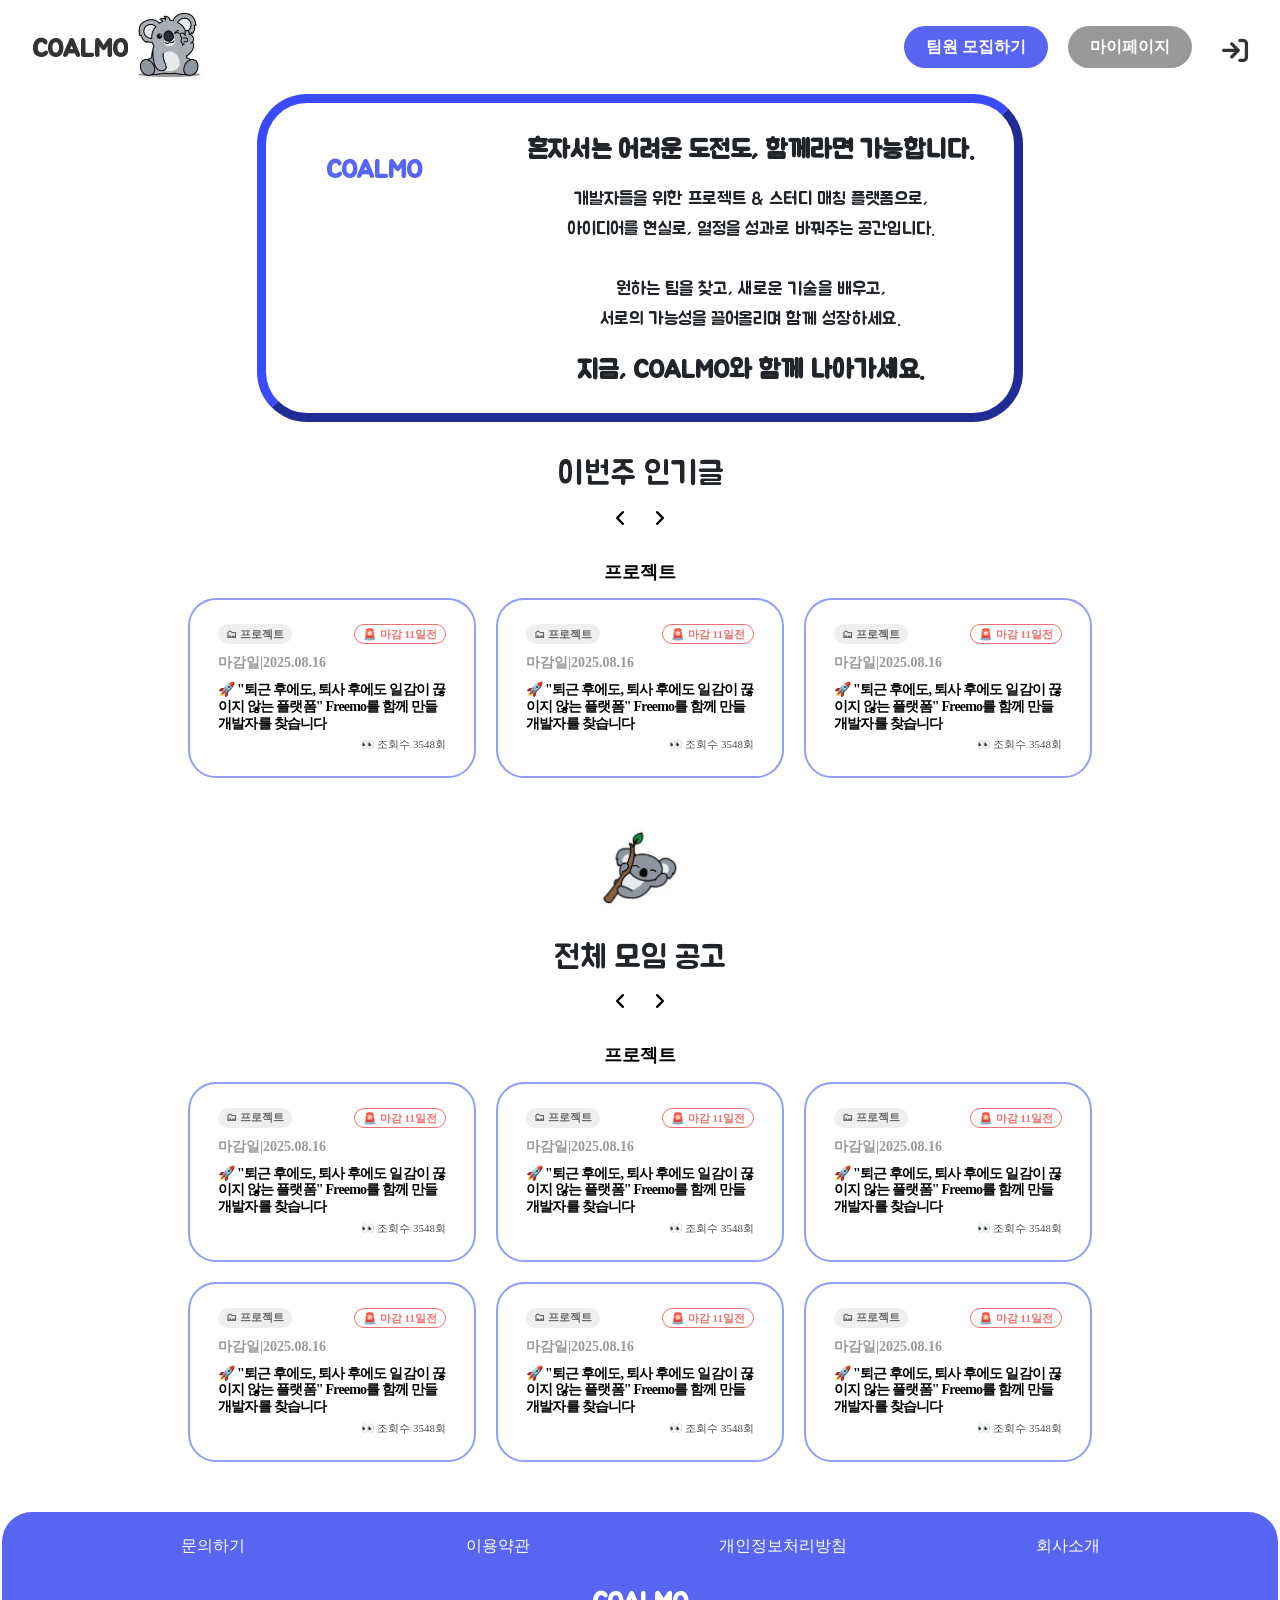
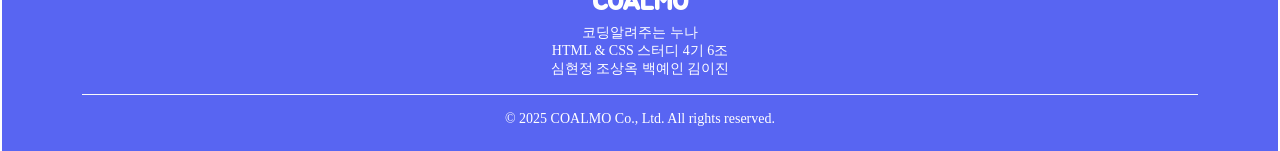
<file: index.html>
<!DOCTYPE html>
<html lang="ko">
  <head>
    <meta charset="UTF-8" />
    <meta name="viewport" content="width=device-width, initial-scale=1.0" />

    <!-- bootstap-link -->
    <link
      href="https://cdn.jsdelivr.net/npm/bootstrap@5.3.7/dist/css/bootstrap.min.css"
      rel="stylesheet"
      integrity="sha384-LN+7fdVzj6u52u30Kp6M/trliBMCMKTyK833zpbD+pXdCLuTusPj697FH4R/5mcr"
      crossorigin="anonymous"
    />
    <!-- font-awesome-link -->
    <link
      rel="stylesheet"
      href="https://cdnjs.cloudflare.com/ajax/libs/font-awesome/6.0.0-beta3/css/all.min.css"
    />
    <!-- 공통 스타일 -->
    <link rel="stylesheet" href="./css/common.css" />
    <!-- main 스타일 -->
    <link rel="stylesheet" href="./css/main.css" />
    <!-- 공통 JS 연결 -->
    <script src="./js/common.js"></script>
    <link rel="icon" href="./image/logo2.jpg" type="image/png">
    <title>COALMO</title>
  </head>
  <body>
    <div class="wrap">
      <header>
        <nav class="navbar">
          <div class="logo">
            <a href="./index.html" class="nav_brand">COALMO</a>
            <a href="./index.html" class="logo_img"><img src="./image/logo.jpg" /></a>
          </div>
          <div class="nav_buttons">
            <button onclick="location.href='./group/index.html'" class="button_register" type="submit">팀원 모집하기</button>
            <button onclick="location.href='./mypage/index.html'" class="button_mypage" type="submit">마이페이지</button>
            <a href="./login/index.html" class="header_icon"><i class="fa-solid fa-arrow-right-to-bracket"></i></a>
            <a id="icon_menubar" href="#" class="header_icon_mb"><i class="fa-solid fa-bars"></i></a>
          </div>
        </nav>
        <div id="nav_mobile_menu" class="nav_mobile_menu">
          <a href="./mypage/index.html" class="nav_mobile_menu_link">마이페이지</a>
          <a href="./group/index.html" class="nav_mobile_menu_link">팀원 모집하기</a>
        </div>
      </header>
      
      <!-- main 내용 작성 -->
      <main class="main_contain">
        <div class="present container">
          <div class="present_logo">          
            <p class="font2">COALMO</p>
          </div>
          <div class="present_contents">
            <p class="font1">
              혼자서는 어려운 도전도, 함께라면 가능합니다. 
            </p>
            <p>
              개발자들을 위한 프로젝트 & 스터디 매칭 플랫폼으로, </br>
              아이디어를 현실로, 열정을 성과로 바꿔주는 공간입니다.</br><br>

              원하는 팀을 찾고, 새로운 기술을 배우고, </br>
              서로의 가능성을 끌어올리며 함께 성장하세요.
            </p>
            <p class="font1">
            지금, COALMO와 함께 나아가세요.
            </p>
          </div>
        </div>

        <!-- 이번주 인기글 -->
        <div class="block">
          <div id="carouselExample" class="carousel slide">
            <div class="menu">
              <div class="title">
                <h2>이번주 인기글</h2>
              </div>
              <section class="category">
                <button>
                  <span
                    type="button"
                    data-bs-target="#carouselExample"
                    data-bs-slide="prev"
                    ><i class="fa-solid fa-angle-left"></i></span
                  >
                </button>
                <button>
                  <span
                    type="button"
                    data-bs-target="#carouselExample"
                    data-bs-slide="next"
                    ><i class="fa-solid fa-angle-right"></i></span
                  >
                </button>
              </section>
            </div>

            <!-- 인기글_프로젝트 -->
            <div class="carousel-inner">
              <div class="carousel-item active">
                <div class="container contents">
                  <section class="nav_title">
                    <h3>프로젝트</h3>
                  </section>
                  <div class="row cards">
                    <div
                      class="card col-lg-3 col-md-6 col-sm-12"
                      style="width: 18rem"
                    >
                      <div class="card-body">
                        <a href="./detail/index.html">
                          <div>
                            <div class="box_button">
                              <p class="box_category">🗂 프로젝트</p>
                              <p class="box_alert">🚨 마감 11일전</p>
                            </div>
                            <p class="d_day">마감일|2025.08.16</p>
                            <h2 class="box_contents">
                              🚀 "퇴근 후에도, 퇴사 후에도 일감이 끊이지 않는
                              플랫폼" Freemo를 함께 만들 개발자를 찾습니다
                            </h2>
                            <p class="box_count">👀 조회수 3548회</p>
                          </div>
                        </a>
                      </div>
                    </div>
                    <div
                      class="card col-lg-3 col-md-6 col-sm-12"
                      style="width: 18rem"
                    >
                      <div class="card-body">
                        <a href="./detail/index.html">
                          <div>
                            <div class="box_button">
                              <p class="box_category">🗂 프로젝트</p>
                              <p class="box_alert">🚨 마감 11일전</p>
                            </div>
                            <p class="d_day">마감일|2025.08.16</p>
                            <h2 class="box_contents">
                              🚀 "퇴근 후에도, 퇴사 후에도 일감이 끊이지 않는
                              플랫폼" Freemo를 함께 만들 개발자를 찾습니다
                            </h2>
                            <p class="box_count">👀 조회수 3548회</p>
                          </div>
                        </a>
                      </div>
                    </div>
                    <div
                      class="card col-lg-3 col-md-6 col-sm-12"
                      style="width: 18rem"
                    >
                      <div class="card-body">
                        <a href="./detail/index.html">
                          <div>
                            <div class="box_button">
                              <p class="box_category">🗂 프로젝트</p>
                              <p class="box_alert">🚨 마감 11일전</p>
                            </div>
                            <p class="d_day">마감일|2025.08.16</p>
                            <h2 class="box_contents">
                              🚀 "퇴근 후에도, 퇴사 후에도 일감이 끊이지 않는
                              플랫폼" Freemo를 함께 만들 개발자를 찾습니다
                            </h2>
                            <p class="box_count">👀 조회수 3548회</p>
                          </div>
                        </a>
                      </div>
                    </div>
                  </div>
                </div>
              </div>
              <!-- 인기글_스터디 -->
              <div class="carousel-item">
                <div class="container contents">
                  <section class="nav_title">
                    <h3>스터디</h3>
                  </section>
                  <div class="row cards">
                    <div
                      class="card col-lg-3 col-md-6 col-sm-12"
                      style="width: 18rem"
                    >
                      <div class="card-body">
                        <a href="./detail/index.html">
                          <div>
                            <div class="box_button">
                              <p class="box_category">🗂 프로젝트</p>
                              <p class="box_alert">🚨 마감 11일전</p>
                            </div>
                            <p class="d_day">마감일|2025.08.16</p>
                            <h2 class="box_contents">
                              🚀 "퇴근 후에도, 퇴사 후에도 일감이 끊이지 않는
                              플랫폼" Freemo를 함께 만들 개발자를 찾습니다
                            </h2>
                            <p class="box_count">👀 조회수 3548회</p>
                          </div>
                        </a>
                      </div>
                    </div>
                    <div
                      class="card col-lg-3 col-md-6 col-sm-12"
                      style="width: 18rem"
                    >
                      <div class="card-body">
                        <a href="./detail/index.html">
                          <div>
                            <div class="box_button">
                              <p class="box_category">🗂 프로젝트</p>
                              <p class="box_alert">🚨 마감 11일전</p>
                            </div>
                            <p class="d_day">마감일|2025.08.16</p>
                            <h2 class="box_contents">
                              🚀 "퇴근 후에도, 퇴사 후에도 일감이 끊이지 않는
                              플랫폼" Freemo를 함께 만들 개발자를 찾습니다
                            </h2>
                            <p class="box_count">👀 조회수 3548회</p>
                          </div>
                        </a>
                      </div>
                    </div>
                    <div
                      class="card col-lg-3 col-md-6 col-sm-12"
                      style="width: 18rem"
                    >
                      <div class="card-body">
                        <a href="./detail/index.html">
                          <div>
                            <div class="box_button">
                              <p class="box_category">🗂 프로젝트</p>
                              <p class="box_alert">🚨 마감 11일전</p>
                            </div>
                            <p class="d_day">마감일|2025.08.16</p>
                            <h2 class="box_contents">
                              🚀 "퇴근 후에도, 퇴사 후에도 일감이 끊이지 않는
                              플랫폼" Freemo를 함께 만들 개발자를 찾습니다
                            </h2>
                            <p class="box_count">👀 조회수 3548회</p>
                          </div>
                        </a>
                      </div>
                    </div>
                  </div>
                </div>
              </div>
            </div>
          </div>
        </div>
        <section class="term">
        <a href="./index.html" class="logo_img"><img src="./image/logo2.jpg" /></a></section>
        
        <!-- 전체 모임 공고 -->
        <div class="block">

          <div id="carouselExampleIndicators" class="carousel slide">
            <div class="menu">
              <div class="title">
                <h2>전체 모임 공고</h2>
              </div>
              <section class="category">
                <button>
                  <span
                    type="button"
                    data-bs-target="#carouselExampleIndicators"
                    data-bs-slide="prev"
                    ><i class="fa-solid fa-angle-left"></i></span
                  >
                </button>
                <button>
                  <span
                    type="button"
                    data-bs-target="#carouselExampleIndicators"
                    data-bs-slide="next"
                    ><i class="fa-solid fa-angle-right"></i></span
                  >
                </button>
              </section>
            </div>

            <!-- 프로젝트 -->
            <div class="carousel-inner">
              <div class="carousel-item active total">
                <div class="container contents">
                  <section class="nav_title">
                    <h3>프로젝트</h3>
                  </section>
                  <div class="row cards">
                    <div
                      class="card col-lg-3 col-md-6 col-sm-12"
                      style="width: 18rem"
                    >
                      <div class="card-body">
                        <a href="./detail/index.html">
                          <div>
                            <div class="box_button">
                              <p class="box_category">🗂 프로젝트</p>
                              <p class="box_alert">🚨 마감 11일전</p>
                            </div>
                            <p class="d_day">마감일|2025.08.16</p>
                            <h2 class="box_contents">
                              🚀 "퇴근 후에도, 퇴사 후에도 일감이 끊이지 않는
                              플랫폼" Freemo를 함께 만들 개발자를 찾습니다
                            </h2>
                            <p class="box_count">👀 조회수 3548회</p>
                          </div>
                        </a>
                      </div>
                    </div>
                    <div
                      class="card col-lg-3 col-md-6 col-sm-12"
                      style="width: 18rem"
                    >
                      <div class="card-body">
                        <a href="./detail/index.html">
                          <div>
                            <div class="box_button">
                              <p class="box_category">🗂 프로젝트</p>
                              <p class="box_alert">🚨 마감 11일전</p>
                            </div>
                            <p class="d_day">마감일|2025.08.16</p>
                            <h2 class="box_contents">
                              🚀 "퇴근 후에도, 퇴사 후에도 일감이 끊이지 않는
                              플랫폼" Freemo를 함께 만들 개발자를 찾습니다
                            </h2>
                            <p class="box_count">👀 조회수 3548회</p>
                          </div>
                        </a>
                      </div>
                    </div>
                    <div
                      class="card col-lg-3 col-md-6 col-sm-12"
                      style="width: 18rem"
                    >
                      <div class="card-body">
                        <a href="./detail/index.html">
                          <div>
                            <div class="box_button">
                              <p class="box_category">🗂 프로젝트</p>
                              <p class="box_alert">🚨 마감 11일전</p>
                            </div>
                            <p class="d_day">마감일|2025.08.16</p>
                            <h2 class="box_contents">
                              🚀 "퇴근 후에도, 퇴사 후에도 일감이 끊이지 않는
                              플랫폼" Freemo를 함께 만들 개발자를 찾습니다
                            </h2>
                            <p class="box_count">👀 조회수 3548회</p>
                          </div>
                        </a>
                      </div>
                    </div>
                    <div
                      class="card col-lg-3 col-md-6 col-sm-12"
                      style="width: 18rem"
                    >
                      <div class="card-body">
                        <a href="./detail/index.html">
                          <div>
                            <div class="box_button">
                              <p class="box_category">🗂 프로젝트</p>
                              <p class="box_alert">🚨 마감 11일전</p>
                            </div>
                            <p class="d_day">마감일|2025.08.16</p>
                            <h2 class="box_contents">
                              🚀 "퇴근 후에도, 퇴사 후에도 일감이 끊이지 않는
                              플랫폼" Freemo를 함께 만들 개발자를 찾습니다
                            </h2>
                            <p class="box_count">👀 조회수 3548회</p>
                          </div>
                        </a>
                      </div>
                    </div>
                    <div
                      class="card col-lg-3 col-md-6 col-sm-12"
                      style="width: 18rem"
                    >
                      <div class="card-body">
                        <a href="./detail/index.html">
                          <div>
                            <div class="box_button">
                              <p class="box_category">🗂 프로젝트</p>
                              <p class="box_alert">🚨 마감 11일전</p>
                            </div>
                            <p class="d_day">마감일|2025.08.16</p>
                            <h2 class="box_contents">
                              🚀 "퇴근 후에도, 퇴사 후에도 일감이 끊이지 않는
                              플랫폼" Freemo를 함께 만들 개발자를 찾습니다
                            </h2>
                            <p class="box_count">👀 조회수 3548회</p>
                          </div>
                        </a>
                      </div>
                    </div>
                    <div
                      class="card col-lg-3 col-md-6 col-sm-12"
                      style="width: 18rem"
                    >
                      <div class="card-body">
                        <a href="./detail/index.html">
                          <div>
                            <div class="box_button">
                              <p class="box_category">🗂 프로젝트</p>
                              <p class="box_alert">🚨 마감 11일전</p>
                            </div>
                            <p class="d_day">마감일|2025.08.16</p>
                            <h2 class="box_contents">
                              🚀 "퇴근 후에도, 퇴사 후에도 일감이 끊이지 않는
                              플랫폼" Freemo를 함께 만들 개발자를 찾습니다
                            </h2>
                            <p class="box_count">👀 조회수 3548회</p>
                          </div>
                        </a>
                      </div>
                    </div>
                  </div>
                </div>
              </div>
              <!-- 스터디 -->
              <div class="carousel-item">
                <div class="container contents">
                  <section class="nav_title">
                    <h3>스터디</h3>
                  </section>
                  <div class="row cards">
                    <div
                      class="card col-lg-3 col-md-6 col-sm-12"
                      style="width: 18rem"
                    >
                      <div class="card-body">
                        <a href="./detail/index.html">
                          <div>
                            <div class="box_button">
                              <p class="box_category">🗂 프로젝트</p>
                              <p class="box_alert">🚨 마감 11일전</p>
                            </div>
                            <p class="d_day">마감일|2025.08.16</p>
                            <h2 class="box_contents">
                              🚀 "퇴근 후에도, 퇴사 후에도 일감이 끊이지 않는
                              플랫폼" Freemo를 함께 만들 개발자를 찾습니다
                            </h2>
                            <p class="box_count">👀 조회수 3548회</p>
                          </div>
                        </a>
                      </div>
                    </div>
                    <div
                      class="card col-lg-3 col-md-6 col-sm-12"
                      style="width: 18rem"
                    >
                      <div class="card-body">
                        <a href="./detail/index.html">
                          <div>
                            <div class="box_button">
                              <p class="box_category">🗂 프로젝트</p>
                              <p class="box_alert">🚨 마감 11일전</p>
                            </div>
                            <p class="d_day">마감일|2025.08.16</p>
                            <h2 class="box_contents">
                              🚀 "퇴근 후에도, 퇴사 후에도 일감이 끊이지 않는
                              플랫폼" Freemo를 함께 만들 개발자를 찾습니다
                            </h2>
                            <p class="box_count">👀 조회수 3548회</p>
                          </div>
                        </a>
                      </div>
                    </div>
                    <div
                      class="card col-lg-3 col-md-6 col-sm-12"
                      style="width: 18rem"
                    >
                      <div class="card-body">
                        <a href="./detail/index.html">
                          <div>
                            <div class="box_button">
                              <p class="box_category">🗂 프로젝트</p>
                              <p class="box_alert">🚨 마감 11일전</p>
                            </div>
                            <p class="d_day">마감일|2025.08.16</p>
                            <h2 class="box_contents">
                              🚀 "퇴근 후에도, 퇴사 후에도 일감이 끊이지 않는
                              플랫폼" Freemo를 함께 만들 개발자를 찾습니다
                            </h2>
                            <p class="box_count">👀 조회수 3548회</p>
                          </div>
                        </a>
                      </div>
                    </div>
                    <div
                      class="card col-lg-3 col-md-6 col-sm-12"
                      style="width: 18rem"
                    >
                      <div class="card-body">
                        <a href="./detail/index.html">
                          <div>
                            <div class="box_button">
                              <p class="box_category">🗂 프로젝트</p>
                              <p class="box_alert">🚨 마감 11일전</p>
                            </div>
                            <p class="d_day">마감일|2025.08.16</p>
                            <h2 class="box_contents">
                              🚀 "퇴근 후에도, 퇴사 후에도 일감이 끊이지 않는
                              플랫폼" Freemo를 함께 만들 개발자를 찾습니다
                            </h2>
                            <p class="box_count">👀 조회수 3548회</p>
                          </div>
                        </a>
                      </div>
                    </div>
                    <div
                      class="card col-lg-3 col-md-6 col-sm-12"
                      style="width: 18rem"
                    >
                      <div class="card-body">
                        <a href="./detail/index.html">
                          <div>
                            <div class="box_button">
                              <p class="box_category">🗂 프로젝트</p>
                              <p class="box_alert">🚨 마감 11일전</p>
                            </div>
                            <p class="d_day">마감일|2025.08.16</p>
                            <h2 class="box_contents">
                              🚀 "퇴근 후에도, 퇴사 후에도 일감이 끊이지 않는
                              플랫폼" Freemo를 함께 만들 개발자를 찾습니다
                            </h2>
                            <p class="box_count">👀 조회수 3548회</p>
                          </div>
                        </a>
                      </div>
                    </div>
                    <div
                      class="card col-lg-3 col-md-6 col-sm-12"
                      style="width: 18rem"
                    >
                      <div class="card-body">
                        <a href="./detail/index.html">
                          <div>
                            <div class="box_button">
                              <p class="box_category">🗂 프로젝트</p>
                              <p class="box_alert">🚨 마감 11일전</p>
                            </div>
                            <p class="d_day">마감일|2025.08.16</p>
                            <h2 class="box_contents">
                              🚀 "퇴근 후에도, 퇴사 후에도 일감이 끊이지 않는
                              플랫폼" Freemo를 함께 만들 개발자를 찾습니다
                            </h2>
                            <p class="box_count">👀 조회수 3548회</p>
                          </div>
                        </a>
                      </div>
                    </div>
                    <div
                      class="card col-lg-3 col-md-6 col-sm-12"
                      style="width: 18rem"
                    >
                      <div class="card-body">
                        <a href="./detail/index.html">
                          <div>
                            <div class="box_button">
                              <p class="box_category">🗂 프로젝트</p>
                              <p class="box_alert">🚨 마감 11일전</p>
                            </div>
                            <p class="d_day">마감일|2025.08.16</p>
                            <h2 class="box_contents">
                              🚀 "퇴근 후에도, 퇴사 후에도 일감이 끊이지 않는
                              플랫폼" Freemo를 함께 만들 개발자를 찾습니다
                            </h2>
                            <p class="box_count">👀 조회수 3548회</p>
                          </div>
                        </a>
                      </div>
                    </div>
                    <div
                      class="card col-lg-3 col-md-6 col-sm-12"
                      style="width: 18rem"
                    >
                      <div class="card-body">
                        <a href="./detail/index.html">
                          <div>
                            <div class="box_button">
                              <p class="box_category">🗂 프로젝트</p>
                              <p class="box_alert">🚨 마감 11일전</p>
                            </div>
                            <p class="d_day">마감일|2025.08.16</p>
                            <h2 class="box_contents">
                              🚀 "퇴근 후에도, 퇴사 후에도 일감이 끊이지 않는
                              플랫폼" Freemo를 함께 만들 개발자를 찾습니다
                            </h2>
                            <p class="box_count">👀 조회수 3548회</p>
                          </div>
                        </a>
                      </div>
                    </div>
                    <div
                      class="card col-lg-3 col-md-6 col-sm-12"
                      style="width: 18rem"
                    >
                      <div class="card-body">
                        <a href="./detail/index.html">
                          <div>
                            <div class="box_button">
                              <p class="box_category">🗂 프로젝트</p>
                              <p class="box_alert">🚨 마감 11일전</p>
                            </div>
                            <p class="d_day">마감일|2025.08.16</p>
                            <h2 class="box_contents">
                              🚀 "퇴근 후에도, 퇴사 후에도 일감이 끊이지 않는
                              플랫폼" Freemo를 함께 만들 개발자를 찾습니다
                            </h2>
                            <p class="box_count">👀 조회수 3548회</p>
                          </div>
                        </a>
                      </div>
                    </div>
                  </div>
                </div>
              </div>
            </div>
          </div>
        </div>
      </main>

      <!-- footer 수정사항 layout 내 footer 수정 후 복붙으로 수정 -->
      <footer class="footer_container py-4 mt-auto">
        <div class="container">
          <div class="row footer_first_row">
            <div class="col-lg-3 col-md-6 col-sm-12">
              <a href="#" class="text-decoration-none">문의하기</a>
            </div>
            <div class="col-lg-3 col-md-6 col-sm-12">
              <a href="#" class="text-decoration-none">이용약관</a>
            </div>
            <div class="col-lg-3 col-md-6 col-sm-12">
              <a href="#" class="text-decoration-none">개인정보처리방침</a>
            </div>
            <div class="col-lg-3 col-md-6 col-sm-12">
              <a href="#" class="text-decoration-none">회사소개</a>
            </div>
          </div>
          <div class="footer_main">
            <a href="../index.html" class="footer_nav_brand">COALMO</a>
            <p class="footer_text">
              코딩알려주는 누나<br />
              HTML & CSS 스터디 4기 6조<br />
              심현정 조상옥 백예인 김이진
            </p>
            <div class="text-center pt-3 border-top border-light mt-3">
              © 2025 COALMO Co., Ltd. All rights reserved.
            </div>
          </div>
        </div>
      </footer>
    </div>

    <!-- bootstap-script -->
    <script
      src="https://cdn.jsdelivr.net/npm/bootstrap@5.3.7/dist/js/bootstrap.bundle.min.js"
      integrity="sha384-ndDqU0Gzau9qJ1lfW4pNLlhNTkCfHzAVBReH9diLvGRem5+R9g2FzA8ZGN954O5Q"
      crossorigin="anonymous"
    ></script>
  </body>
</html>
</file>
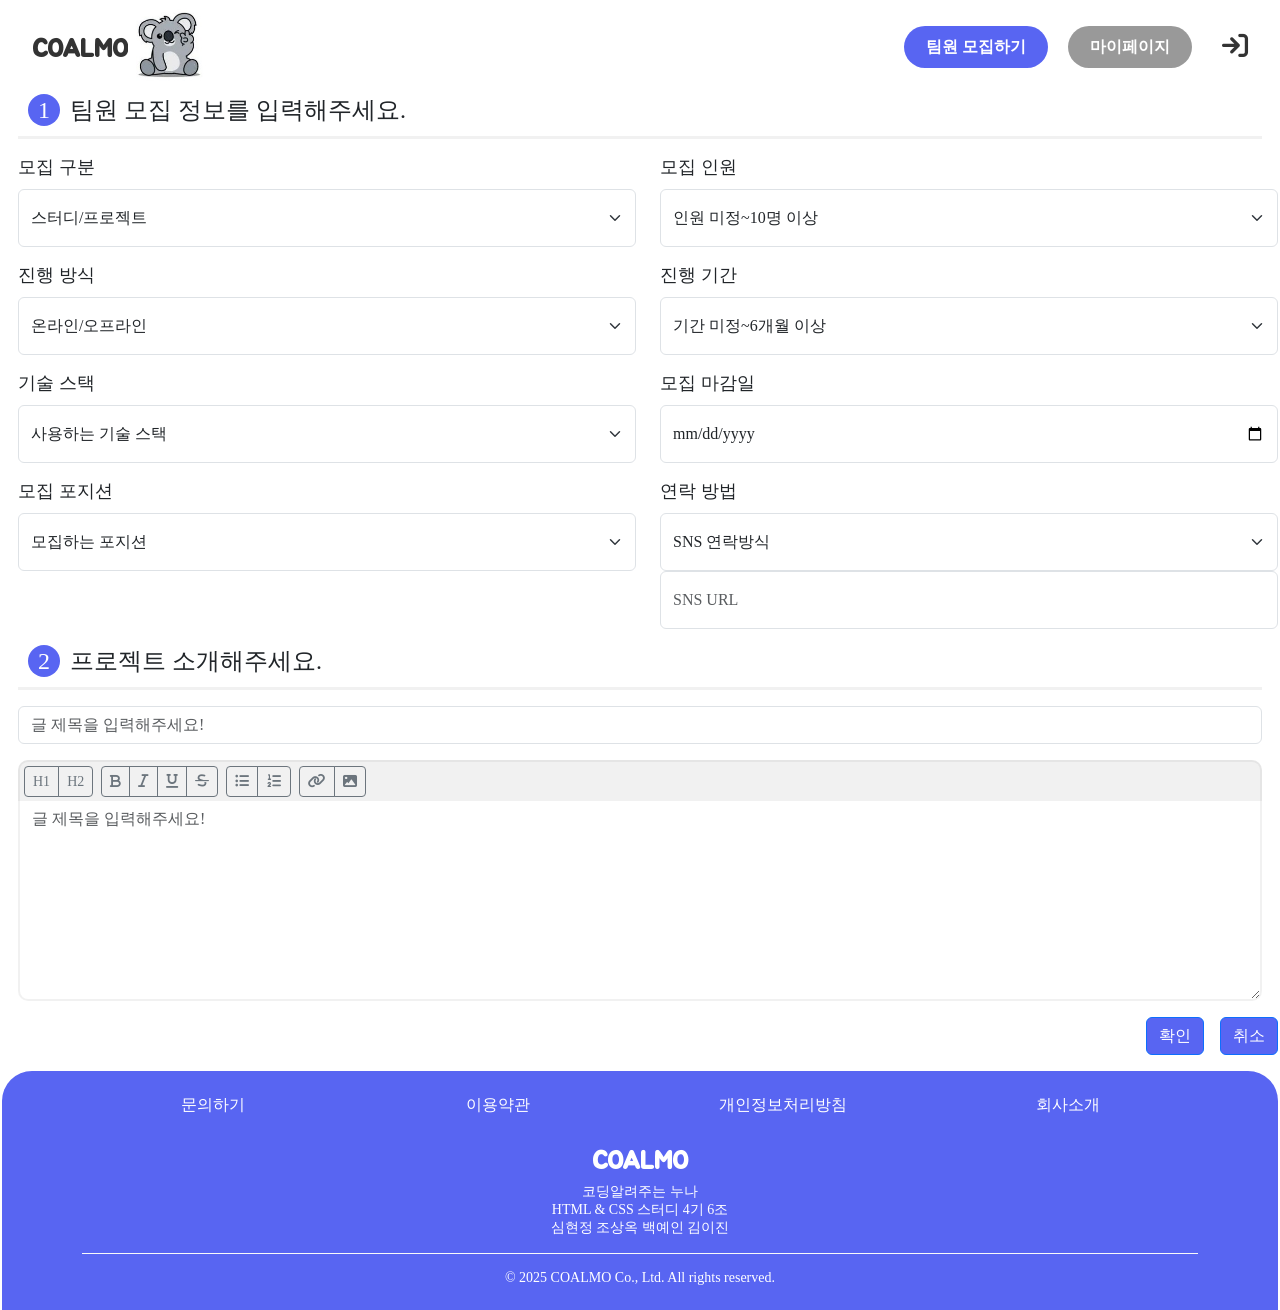
<file: group/index.html>
<!DOCTYPE html>
<html lang="ko">
  <head>
    <meta charset="UTF-8" />
    <meta name="viewport" content="width=device-width, initial-scale=1.0" />
    <!-- bootstap-link -->
    <link
      href="https://cdn.jsdelivr.net/npm/bootstrap@5.3.7/dist/css/bootstrap.min.css"
      rel="stylesheet"
      integrity="sha384-LN+7fdVzj6u52u30Kp6M/trliBMCMKTyK833zpbD+pXdCLuTusPj697FH4R/5mcr"
      crossorigin="anonymous"
    />
    <link
      rel="stylesheet"
      href="https://cdnjs.cloudflare.com/ajax/libs/font-awesome/6.0.0-beta3/css/all.min.css"
    />
    <link rel="stylesheet" href="../css/common.css" />
    <link rel="stylesheet" href="style.css" />
    <script src="../js/common.js"></script>
    <link rel="icon" href="../image/logo2.jpg" type="image/png" />
    <title>COALMO</title>
  </head>
  <body>
    <div class="wrap">
      <!-- head태그 안에 Font Awesome link 태그 넣기  -->
      <header>
        <nav class="navbar">
          <div class="logo">
            <a href="../index.html" class="nav_brand">COALMO</a>
            <a href="../index.html" class="logo_img"
              ><img src="../image/logo.jpg"
            /></a>
          </div>
          <div class="nav_buttons">
            <button
              onclick="location.href='../group/index.html'"
              class="button_register"
              type="submit"
            >
              팀원 모집하기
            </button>
            <button
              onclick="location.href='../mypage/index.html'"
              class="button_mypage"
              type="submit"
            >
              마이페이지
            </button>
            <a href="../login/index.html" class="header_icon"
              ><i class="fa-solid fa-arrow-right-to-bracket"></i
            ></a>
            <a id="icon_menubar" href="#" class="header_icon_mb"
              ><i class="fa-solid fa-bars"></i
            ></a>
          </div>
        </nav>
        <div id="nav_mobile_menu" class="nav_mobile_menu">
          <a href="../mypage/index.html" class="nav_mobile_menu_link"
            >마이페이지</a
          >
          <a href="../group/index.html" class="nav_mobile_menu_link"
            >팀원 모집하기</a
          >
        </div>
      </header>

      <main class="main_container">
        <section>
          <div class="group_title mx-3 mb-3">
            <h4>1</h4>
            <h4>팀원 모집 정보를 입력해주세요.</h4>
          </div>
        </section>
        <div class="ms-1 row">
          <div class="col-md-6 mb-3">
            <label class="input_title" for="inputGroupSelect01"
              >모집 구분</label
            >
            <select class="form-select pt-3 pb-3" id="inputGroupSelect01">
              <option disabled selected hidden>스터디/프로젝트</option>
              <option value="1">스터디</option>
              <option value="2">프로젝트</option>
            </select>
          </div>

          <div class="col-md-6 mb-3">
            <label class="input_title" for="inputGroupSelect02"
              >모집 인원</label
            >
            <select class="form-select pt-3 pb-3" id="inputGroupSelect02">
              <option disabled selected hidden>인원 미정~10명 이상</option>
              <option value="1">인원 미정</option>
              <option value="1">1명</option>
              <option value="2">2명</option>
              <option value="3">3명</option>
              <option value="4">4명</option>
              <option value="5">5명</option>
              <option value="6">6명</option>
              <option value="7">7명</option>
              <option value="8">8명</option>
              <option value="9">9명</option>
              <option value="10">10명 이상</option>
            </select>
          </div>

          <div class="col-md-6 mb-3">
            <label class="input_title" for="inputGroupSelect03"
              >진행 방식</label
            >
            <select class="form-select pt-3 pb-3" id="inputGroupSelect03">
              <option disabled selected hidden>온라인/오프라인</option>
              <option value="1">온/오프라인</option>
              <option value="1">온라인</option>
              <option value="2">오프라인</option>
            </select>
          </div>

          <div class="col-md-6 mb-3">
            <label class="input_title" for="inputGroupSelect04"
              >진행 기간</label
            >
            <select class="form-select pt-3 pb-3" id="inputGroupSelect04">
              <option disabled selected hidden>기간 미정~6개월 이상</option>
              <option value="1">기간 미정</option>
              <option value="1">1개월</option>
              <option value="2">2개월</option>
              <option value="3">3개월</option>
              <option value="4">4개월</option>
              <option value="5">5개월</option>
              <option value="6">6개월</option>
              <option value="7">장기</option>
            </select>
          </div>

          <div class="col-md-6 mb-3">
            <label class="input_title" for="inputGroupSelect05"
              >기술 스택</label
            >
            <select class="form-select pt-3 pb-3" id="inputGroupSelect05">
              <option disabled selected hidden>사용하는 기술 스택</option>
              <option value="html">HTML</option>
              <option value="css">CSS</option>
              <option value="javascript">JavaScript</option>
              <option value="typescript">TypeScript</option>
              <option value="react">React</option>
              <option value="vue">Vue.js</option>
              <option value="node">Node.js</option>
              <option value="express">Express.js</option>
              <option value="mongodb">MongoDB</option>
              <option value="mysql">MySQL</option>
            </select>
          </div>

          <div class="col-md-6 mb-3">
            <label class="input_title" for="inputGroupSelect06"
              >모집 마감일</label
            >
            <input type="date" class="form-control pt-3 pb-3" id="deadline" />
          </div>

          <div class="col-md-6 mb-3">
            <label class="input_title" for="inputGroupSelect07"
              >모집 포지션</label
            >
            <select class="form-select pt-3 pb-3" id="inputGroupSelect07">
              <option disabled selected hidden>모집하는 포지션</option>
              <option value="frontend">프론트엔드 개발자</option>
              <option value="backend">백엔드 개발자</option>
              <option value="fullstack">풀스택 개발자</option>
              <option value="designer">UI/UX 디자이너</option>
              <option value="pm">프로젝트 매니저(PM)</option>
              <option value="planner">서비스 기획자</option>
              <option value="qa">QA/테스터</option>
              <option value="devops">DevOps 엔지니어</option>
              <option value="data">데이터 분석가</option>
              <option value="marketing">마케터</option>
            </select>
          </div>

          <div class="col-md-6 mb-3">
            <label class="input_title" for="inputGroupSelect08"
              >연락 방법</label
            >
            <select class="form-select pt-3 pb-3" id="inputGroupSelect08">
              <option disabled selected hidden>SNS 연락방식</option>
              <option value="kakao">카카오톡</option>
              <option value="email">이메일</option>
              <option value="openchat">카카오 오픈채팅방</option>
              <option value="discord">디스코드</option>
              <option value="slack">슬랙</option>
              <option value="zoom">줌(Zoom)</option>
              <option value="etc">기타</option>
            </select>
            <input
              class="form-control pt-3 pb-3"
              id="inputGroupSelect01"
              type="url"
              placeholder="SNS URL"
            />
          </div>
        </div>
        <section>
          <div class="group_title mx-3 mb-3">
            <h4>2</h4>
            <h4>프로젝트 소개해주세요.</h4>
          </div>
          <div class="mx-3">
            <div class="mb-3">
              <input
                type="text"
                class="form-control"
                id="postTitle"
                placeholder="글 제목을 입력해주세요!"
              />
            </div>

            <div class="btn-toolbar p-1">
              <div class="btn-group me-2">
                <button type="button" class="btn btn-outline-secondary btn-sm">
                  H1
                </button>
                <button type="button" class="btn btn-outline-secondary btn-sm">
                  H2
                </button>
              </div>
              <div class="btn-group me-2">
                <button type="button" class="btn btn-outline-secondary btn-sm">
                  <i class="fas fa-bold"></i>
                </button>
                <button type="button" class="btn btn-outline-secondary btn-sm">
                  <i class="fas fa-italic"></i>
                </button>
                <button type="button" class="btn btn-outline-secondary btn-sm">
                  <i class="fas fa-underline"></i>
                </button>
                <button type="button" class="btn btn-outline-secondary btn-sm">
                  <i class="fas fa-strikethrough"></i>
                </button>
              </div>
              <div class="btn-group me-2" role="group">
                <button type="button" class="btn btn-outline-secondary btn-sm">
                  <i class="fas fa-list-ul"></i>
                </button>
                <button type="button" class="btn btn-outline-secondary btn-sm">
                  <i class="fas fa-list-ol"></i>
                </button>
              </div>
              <div class="btn-group" role="group">
                <button type="button" class="btn btn-outline-secondary btn-sm">
                  <i class="fas fa-link"></i>
                </button>
                <button type="button" class="btn btn-outline-secondary btn-sm">
                  <i class="fas fa-image"></i>
                </button>
              </div>
            </div>
            <textarea
              type="text"
              class="form-control textarea_box"
              placeholder="글 제목을 입력해주세요!"
            ></textarea>
          </div>
        </section>

        <div class="d-flex justify-content-end my-3 btn_box">
          <button type="button " class="btn btn-primary ms-3">확인</button>
          <button type="button " class="btn btn-primary ms-3">취소</button>
        </div>
      </main>

      <!-- footer 수정사항 layout 내 footer 수정 후 복붙으로 수정 -->
      <footer class="footer_container py-4 mt-auto">
        <div class="container">
          <div class="row footer_first_row">
            <div class="col-lg-3 col-md-6 col-sm-12">
              <a href="#" class="text-decoration-none">문의하기</a>
            </div>
            <div class="col-lg-3 col-md-6 col-sm-12">
              <a href="#" class="text-decoration-none">이용약관</a>
            </div>
            <div class="col-lg-3 col-md-6 col-sm-12">
              <a href="#" class="text-decoration-none">개인정보처리방침</a>
            </div>
            <div class="col-lg-3 col-md-6 col-sm-12">
              <a href="#" class="text-decoration-none">회사소개</a>
            </div>
          </div>
          <div class="footer_main">
            <a href="../index.html" class="footer_nav_brand">COALMO</a>
            <p class="footer_text">
              코딩알려주는 누나<br />
              HTML & CSS 스터디 4기 6조<br />
              심현정 조상옥 백예인 김이진
            </p>
            <div class="text-center pt-3 border-top border-light mt-3">
              © 2025 COALMO Co., Ltd. All rights reserved.
            </div>
          </div>
        </div>
      </footer>
    </div>

    <!-- bootstap-script -->
    <script
      src="https://cdn.jsdelivr.net/npm/bootstrap@5.3.7/dist/js/bootstrap.bundle.min.js"
      crossorigin="anonymous"
    ></script>
  </body>
</html>
</file>
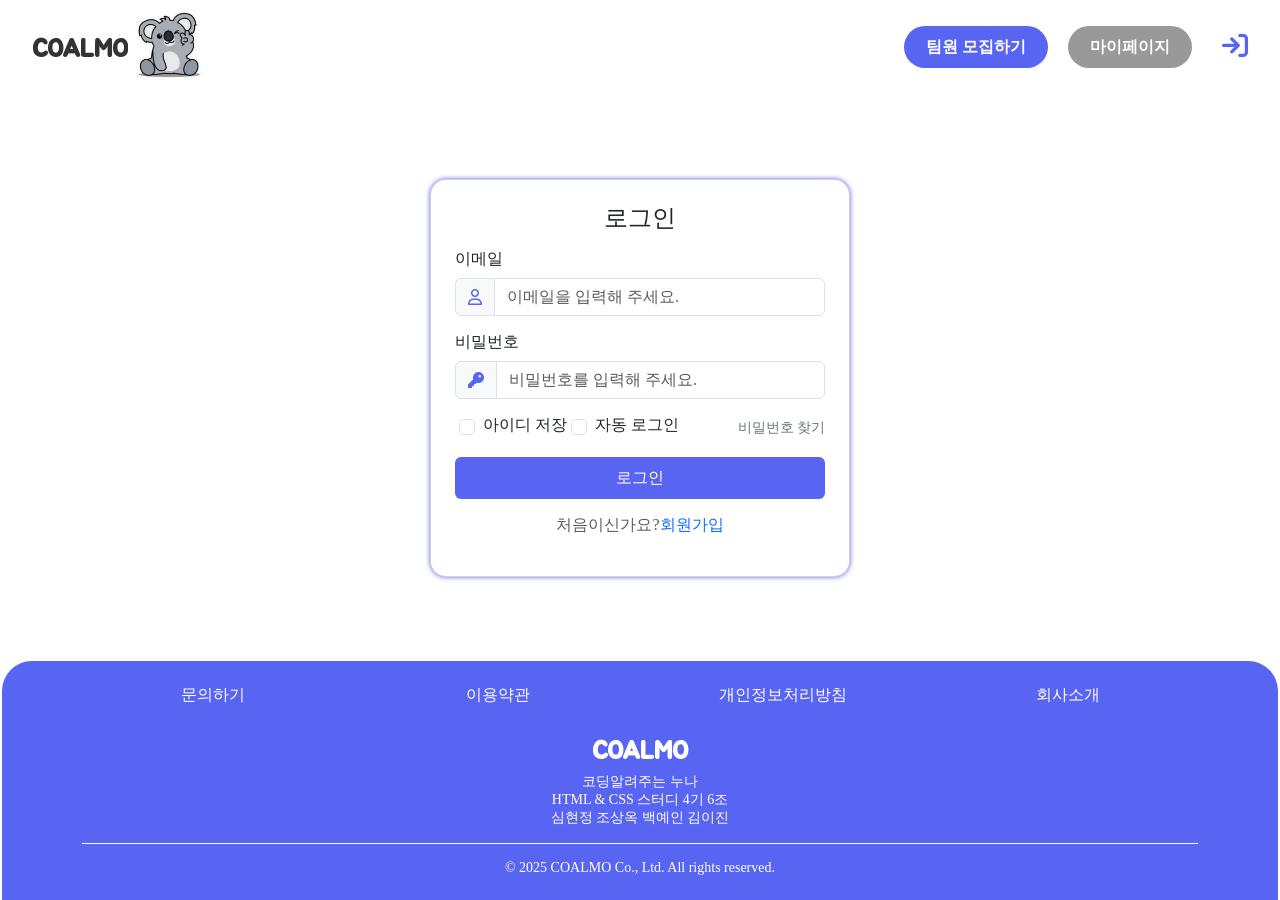
<file: login/index.html>
<!DOCTYPE html>
<html lang="ko">
  <head>
    <meta charset="UTF-8" />
    <meta name="viewport" content="width=device-width, initial-scale=1.0" />
    <!-- bootstap-link -->
    <link
      href="https://cdn.jsdelivr.net/npm/bootstrap@5.3.7/dist/css/bootstrap.min.css"
      rel="stylesheet"
      integrity="sha384-LN+7fdVzj6u52u30Kp6M/trliBMCMKTyK833zpbD+pXdCLuTusPj697FH4R/5mcr"
      crossorigin="anonymous"
    />
    <link
      rel="stylesheet"
      href="https://cdnjs.cloudflare.com/ajax/libs/font-awesome/6.0.0-beta3/css/all.min.css"
    />
    <link rel="stylesheet" href="../css/common.css" />
    <link rel="stylesheet" href="style.css" />
    <script src="../js/common.js"></script>
    <link rel="icon" href="../image/logo2.jpg" type="image/png" />
    <title>COALMO</title>
  </head>
  <body>
    <div class="wrap">
      <!-- nav 수정사항 layout 내 header 수정 후 복붙으로 수정 -->
       <header>
        <nav class="navbar">
          <div class="logo">
            <a href="../index.html" class="nav_brand">COALMO</a>
            <a href="../index.html" class="logo_img"><img src="../image/logo.jpg" /></a>
          </div>
          <div class="nav_buttons">
            <button onclick="location.href='../group/index.html'" class="button_register" type="submit">팀원 모집하기</button>
            <button onclick="location.href='../mypage/index.html'" class="button_mypage" type="submit">마이페이지</button>
            <a href="../login/index.html" class="header_icon"><i class="fa-solid fa-arrow-right-to-bracket"></i></a>
            <a id="icon_menubar" href="#" class="header_icon_mb"><i class="fa-solid fa-bars"></i></a>
          </div>
        </nav>
        <div id="nav_mobile_menu" class="nav_mobile_menu">
          <a href="../mypage/index.html" class="nav_mobile_menu_link">마이페이지</a>
          <a href="../group/index.html" class="nav_mobile_menu_link">팀원 모집하기</a>
        </div>
      </header>

      <main class="main_container h-100 d-flex justify-content-center align-items-center my-5">
        <div class="card rounded-4 p-4 login-card bg-white">
          <div class="text-center mb-3">
            <h4 class="mb-0">로그인</h4>
          </div>

          <div >
            <div class="mb-3">
              <label for="loginId" class="form-label">이메일</label>
              <div class="input-group">
                <span class="input-group-text"
                  ><i class="fa-regular fa-user"></i
                ></span>
                <input
                  type="text"
                  class="form-control"
                  id="loginId"
                  name="loginId"
                  placeholder="이메일을 입력해 주세요."
                  required
                />
              </div>
            </div>

            <div class="mb-3">
              <label for="loginPw" class="form-label">비밀번호</label>
              <div class="input-group">
                <span class="input-group-text"
                  ><i class="fa-solid fa-key"></i
                ></span>
                <input
                  type="password"
                  class="form-control"
                  id="loginPw"
                  name="loginPw"
                  placeholder="비밀번호를 입력해 주세요."
                  minlength="6"
                  required
                />
              </div>
            </div>

            <div class="d-flex align-items-center mb-3">
                  <div class="form-check mx-1">
                <input
                  class="form-check-input"
                  type="checkbox"
                  value="1"
                  id="idSave"
                />
                <label class="form-check-label" for="idSave"
                  >아이디 저장</label
                >
              </div>
              <div class="form-check">
                <input
                  class="form-check-input"
                  type="checkbox"
                  value="1"
                  id="rememberMe"
                />
                <label class="form-check-label" for="rememberMe"
                  >자동 로그인</label
                >
              </div>
              <a href="../password/index.html" class="ms-auto link-secondary small text-decoration-none"
                >비밀번호 찾기</a
              >
            </div>

            <a href="../index.html">
              <button class="btn w-100 py-2">로그인</button>
            </a>

            <div class="d-flex justify-content-center text-center mt-3">
              <p class="text-muted">처음이신가요?</p>
                
                <a href="../register/index.html" class="link-primary text-decoration-none"
                  >회원가입</a
                >
              </p>
            </div>
        </div>
        </div>
      </main>

     <!-- footer 수정사항 layout 내 footer 수정 후 복붙으로 수정 -->
<footer class="footer_container py-4 mt-auto">
  <div class="container">
    <div class="row footer_first_row">
        <div class="col-lg-3 col-md-6 col-sm-12">
          <a href="#" class="text-decoration-none">문의하기</a>
        </div>
        <div class="col-lg-3 col-md-6 col-sm-12">
          <a href="#" class="text-decoration-none">이용약관</a>
        </div>
        <div class="col-lg-3 col-md-6 col-sm-12">
          <a href="#" class="text-decoration-none">개인정보처리방침</a>
        </div>
        <div class="col-lg-3 col-md-6 col-sm-12">
          <a href="#" class="text-decoration-none">회사소개</a>
        </div>
    </div>
    <div class="footer_main">
      <a href="../index.html" class="footer_nav_brand">COALMO</a>
      <p class="footer_text">
        코딩알려주는 누나<br />
        HTML & CSS 스터디 4기 6조<br />
        심현정 조상옥 백예인 김이진
      </p>
      <div class="text-center pt-3 border-top border-light mt-3">
        © 2025 COALMO Co., Ltd. All rights reserved.
      </div>
    </div>
  </div>
</footer>
    </div>

    <!-- bootstap-script -->
    <script
      src="https://cdn.jsdelivr.net/npm/bootstrap@5.3.7/dist/js/bootstrap.bundle.min.js"
      crossorigin="anonymous"
    ></script>
  </body>
</html>
</file>
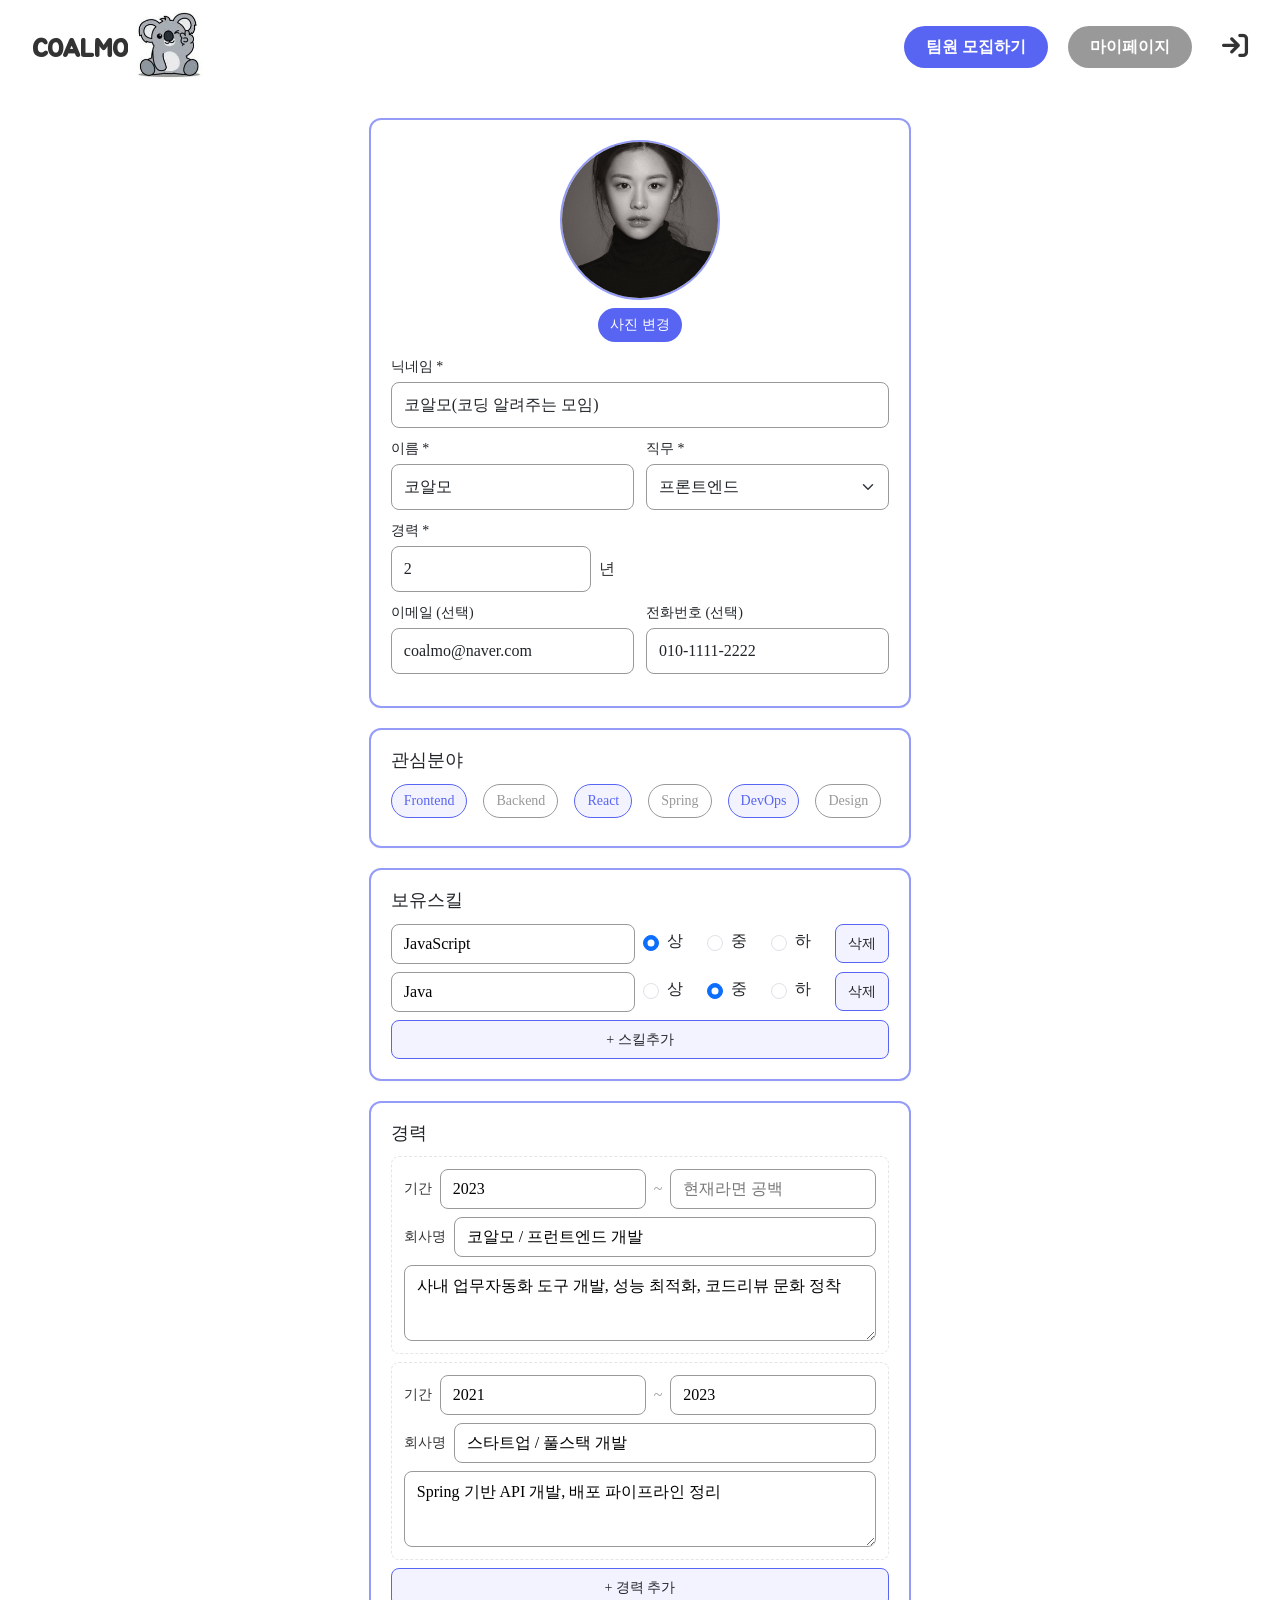
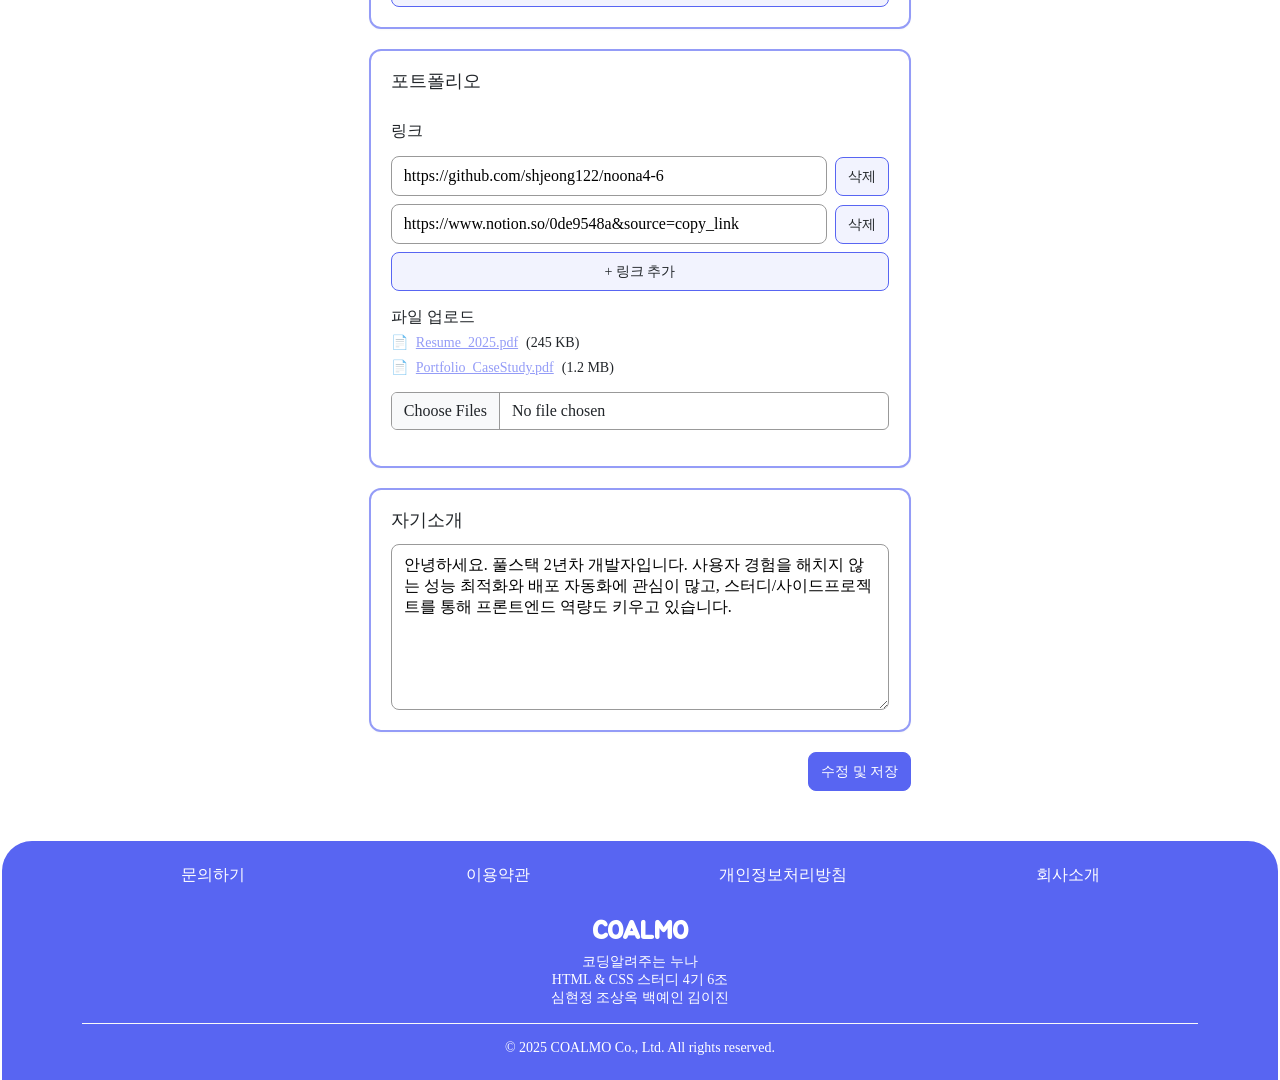
<file: mypage/index.html>
<!DOCTYPE html>
<html lang="ko">
  <head>
    <meta charset="UTF-8" />
    <meta name="viewport" content="width=device-width, initial-scale=1.0" />
    <link rel="icon" href="../image/logo2.jpg" type="image/png" />
    <title>COALMO</title>
    <!-- bootstap-link -->
    <link
      href="https://cdn.jsdelivr.net/npm/bootstrap@5.3.7/dist/css/bootstrap.min.css"
      rel="stylesheet"
      integrity="sha384-LN+7fdVzj6u52u30Kp6M/trliBMCMKTyK833zpbD+pXdCLuTusPj697FH4R/5mcr"
      crossorigin="anonymous"
    />
    <link rel="stylesheet" href="https://cdnjs.cloudflare.com/ajax/libs/font-awesome/6.0.0-beta3/css/all.min.css">
    <!-- 공통 스타일 -->
    <link rel="stylesheet" href="../css/common.css" />
    <!-- main 스타일 -->
    <link rel="stylesheet" href="style.css" />
    <!-- 공통 JS 연결 -->
    <script src="../js/common.js"></script>
  </head>
  <body>
    <sect class="wrap">
      <header>
        <nav class="navbar">
          <div class="logo">
            <a href="../index.html" class="nav_brand">COALMO</a>
            <a href="../index.html" class="logo_img"><img src="../image/logo.jpg" /></a>
          </div>
          <div class="nav_buttons">
            <button onclick="location.href='../group/index.html'" class="button_register" type="submit">팀원 모집하기</button>
            <button onclick="location.href='../mypage/index.html'" class="button_mypage" type="submit">마이페이지</button>
            <a href="../login/index.html" class="header_icon"><i class="fa-solid fa-arrow-right-to-bracket"></i></a>
            <a id="icon_menubar" href="#" class="header_icon_mb"><i class="fa-solid fa-bars"></i></a>
          </div>
        </nav>
        <div id="nav_mobile_menu" class="nav_mobile_menu">
          <a href="../mypage/index.html" class="nav_mobile_menu_link">마이페이지</a>
          <a href="../group/index.html" class="nav_mobile_menu_link">팀원 모집하기</a>
        </div>
      </header>

      <main class="main_conteiner">
        <!-- 프로필 -->
        <section class="profile-card">
          <div class="avatar-wrap">
            <img class="avatar" src="/image/profile.jpg" alt="프로필 이미지"/>
            <label class="avatar-btn">
              사진 변경
              <input type="file" accept="image/*" hidden>
            </label>
          </div>

          <div class="profile-basic">
            <div class="field">
              <label>닉네임 *</label>
              <input class="form-control" type="text" value="코알모(코딩 알려주는 모임)">
            </div>

            <div class="grid-2">
              <div class="field">
                <label>이름 *</label>
                <input class="form-control" type="text" value="코알모">
              </div>
              <div class="field">
                <label>직무 *</label>
                <select class="form-select" aria-label="Default select example">
                  <option selected>프론트엔드</option>
                  <option value="1">백엔드</option>
                  <option value="2">디자이너</option>
                  <option value="3">IOS</option>
                  <option value="4">안드로이드</option>
                  <option value="5">데브옵스</option>
                  <option value="6">PM</option>
                  <option value="7">기획</option>
                  <option value="8">마케팅</option>
                </select>
              </div>
            </div>
            
            <div class="grid-2">
              <div class="field">
                <label>경력 *</label>
                <div class="input-with-unit">
                  <input class="form-control" type="number" value="2">
                  <span class="unit">년</span>
                </div>
              </div>
            </div>

            <div class="grid-2">
              <div class="field">
                <label>이메일 (선택)</label>
                <input type="email" class="form-control" value="coalmo@naver.com">
              </div>
              <div class="field">
                <label>전화번호 (선택)</label>
                <input type="tel" class="form-control" value="010-1111-2222">
              </div>
            </div>
          </div>
        </section>

        <!-- 관심분야 -->
        <section class="card">
          <h2 class="section-title">관심분야</h2>
          <div class="chip-list">
            <input id="int-frontend" type="checkbox" name="interests" value="Frontend" checked hidden>
            <label class="chip" for="int-frontend">Frontend</label>

            <input id="int-backend" type="checkbox" name="interests" value="Backend" hidden>
            <label class="chip" for="int-backend">Backend</label>

            <input id="int-react" type="checkbox" name="interests" value="React" checked hidden>
            <label class="chip" for="int-react">React</label>

            <input id="int-spring" type="checkbox" name="interests" value="Spring" hidden>
            <label class="chip" for="int-spring">Spring</label>

            <input id="int-devops" type="checkbox" name="interests" value="DevOps" checked hidden>
            <label class="chip" for="int-devops">DevOps</label>

            <input id="int-design" type="checkbox" name="interests" value="Design" hidden>
            <label class="chip" for="int-design">Design</label>
          </div>
        </section>

        <!-- 보유스킬 -->
        <section class="card">
          <h2 class="section-title">보유스킬</h2>

          <div class="skill-row">
            <input class="skill-name" type="text" name="skill_js_name" value="JavaScript">
            <div class="form-check form-check-inline">
              <input class="form-check-input" type="radio" name="my_skill_check1" id="skill_high1" checked>
              <label class="form-check-label" for="skill_high1"> 상</label>
            </div>
            <div class="form-check form-check-inline">
              <input class="form-check-input" type="radio" name="my_skill_check1" id="skill_mid1">
              <label class="form-check-label" for="skill_mid1"> 중</label>
            </div>
            <div class="form-check form-check-inline">
              <input class="form-check-input" type="radio" name="my_skill_check1" id="skill_low1">
              <label class="form-check-label" for="skill_low1"> 하</label>
            </div>
            <button type="submit" name="action" value="removeSkill_java" class="btn">삭제</button>
          </div>

          <div class="skill-row">
            <input class="skill-name" type="text" name="skill_java_name" value="Java">
            <div class="form-check form-check-inline">
              <input class="form-check-input" type="radio" name="my_skill_check2" id="skill_high2" >
              <label class="form-check-label" for="skill_high2"> 상</label>
            </div>
            <div class="form-check form-check-inline">
              <input class="form-check-input" type="radio" name="my_skill_check2" id="skill_mid2" checked>
              <label class="form-check-label" for="skill_mid2"> 중</label>
            </div>
            <div class="form-check form-check-inline">
              <input class="form-check-input" type="radio"  name="my_skill_check2" id="skill_low2">
              <label class="form-check-label" for="skill_low2"> 하</label>
            </div>
            <button type="submit" name="action" value="removeSkill_java" class="btn">삭제</button>
          </div>
          <button type="submit" name="action" value="addSkill" class="btn">+ 스킬추가</button>
        </section>

        <!-- 경력 -->
        <section class="card">
          <h2 class="section-title">경력</h2>

          <div class="career-item">
            <div class="career-period-row">
              <label class="field-label" for="career_1_from">기간</label>
              <input id="career_1_from" class="year-input" type="number" name="career_1_from"
                    min="1900" max="2100" value="2023" placeholder="YYYY">
              <span class="tilde">~</span>
              <input id="career_1_to" class="year-input" type="number" name="career_1_to"
                    min="1900" max="2100" value="" placeholder="현재라면 공백">
            </div>

            <div class="career-company-row">
              <label class="field-label" for="career_1_title">회사명</label>
              <input id="career_1_title" class="career-brief" type="text" name="career_1_title"
                    value="코알모 / 프런트엔드 개발" placeholder="회사 / 팀 또는 직무">
            </div>

            <textarea class="career-desc" name="career_1_desc" rows="3">사내 업무자동화 도구 개발, 성능 최적화, 코드리뷰 문화 정착</textarea>
          </div>

          <div class="career-item">
            <div class="career-period-row">
              <label class="field-label" for="career_1_from">기간</label>
              <input id="career_1_from" class="year-input" type="number" name="career_1_from"
                    min="1900" max="2100" value="2021" placeholder="YYYY">
              <span class="tilde">~</span>
              <input id="career_1_to" class="year-input" type="number" name="career_1_to"
                    min="1900" max="2100" value="2023" placeholder="현재라면 비워두기">
            </div>

            <div class="career-company-row">
              <label class="field-label" for="career_1_title">회사명</label>
              <input id="career_1_title" class="career-brief" type="text" name="career_1_title"
                    value="스타트업 / 풀스택 개발" placeholder="회사 / 팀 또는 직무">
            </div>

            <textarea class="career-desc" name="career_1_desc" rows="3">Spring 기반 API 개발, 배포 파이프라인 정리</textarea>
          </div>          

          <button type="submit" name="action" value="addCareer" class="btn">+ 경력 추가</button>
        </section>

        <!-- 포트폴리오 -->
        <section class="card">
          <h2 class="section-title">포트폴리오</h2>

          <h3 class="sub-title">링크</h3>
          <div class="stack">
            <div class="link-row">
              <input type="url" name="pf_link_1" value="https://github.com/shjeong122/noona4-6">
              <button type="submit" name="action" value="removeLink_2" class="btn">삭제</button>
            </div>
            <div class="link-row">
              <input type="url" name="pf_link_2" value="https://www.notion.so/0de9548a&source=copy_link">
              <button type="submit" name="action" value="removeLink_2" class="btn">삭제</button>
            </div>
            <div class="btn-row">
              <button type="submit" name="action" value="addLink" class="btn">+ 링크 추가</button>
            </div>
          </div>

          <h3 class="sub-title">파일 업로드</h3>
          <ul class="file-list">
            <li>
              <span>📄</span>
              <a href="../image/logo2.jpg" download>Resume_2025.pdf</a>
              <span class="muted">(245 KB)</span>
            </li>
            <li>
              <span>📄</span>
              <a href="../image/logo.jpg" download>Portfolio_CaseStudy.pdf</a>
              <span class="muted">(1.2 MB)</span>
            </li>
          </ul>
          <div class="mb-3">
            <input class="form-control" type="file" id="formFileMultiple" multiple>
          </div>
        </section>

        <!-- 자기소개 -->
        <section class="card">
          <h2 class="section-title">자기소개</h2>
          <textarea class="aboutMe" name="about" rows="8">안녕하세요. 풀스택 2년차 개발자입니다. 사용자 경험을 해치지 않는 성능 최적화와 배포 자동화에 관심이 많고, 스터디/사이드프로젝트를 통해 프론트엔드 역량도 키우고 있습니다.</textarea>
        </section>

        <div class="save-area">
          <button type="submit" class="btn primary">수정 및 저장</button>
        </div>
      </main>

      <footer class="footer_container py-4 mt-auto">
        <div class="container">
          <div class="row footer_first_row">
              <div class="col-lg-3 col-md-6 col-sm-12">
                <a href="#" class="text-decoration-none">문의하기</a>
              </div>
              <div class="col-lg-3 col-md-6 col-sm-12">
                <a href="#" class="text-decoration-none">이용약관</a>
              </div>
              <div class="col-lg-3 col-md-6 col-sm-12">
                <a href="#" class="text-decoration-none">개인정보처리방침</a>
              </div>
              <div class="col-lg-3 col-md-6 col-sm-12">
                <a href="#" class="text-decoration-none">회사소개</a>
              </div>
          </div>
          <div class="footer_main">
            <a href="../index.html" class="footer_nav_brand">COALMO</a>
            <p class="footer_text">
              코딩알려주는 누나<br />
              HTML & CSS 스터디 4기 6조<br />
              심현정 조상옥 백예인 김이진
            </p>
            <div class="text-center pt-3 border-top border-light mt-3">
              © 2025 COALMO Co., Ltd. All rights reserved.
            </div>
          </div>
        </div>
      </footer>
    </div>

    <!-- bootstap-script -->
    <script
      src="https://cdn.jsdelivr.net/npm/bootstrap@5.3.7/dist/js/bootstrap.bundle.min.js"
      integrity="sha384-ndDqU0Gzau9qJ1lfW4pNLlhNTkCfHzAVBReH9diLvGRem5+R9g2FzA8ZGN954O5Q"
      crossorigin="anonymous"
    ></script>
  </body>
</html>
</file>
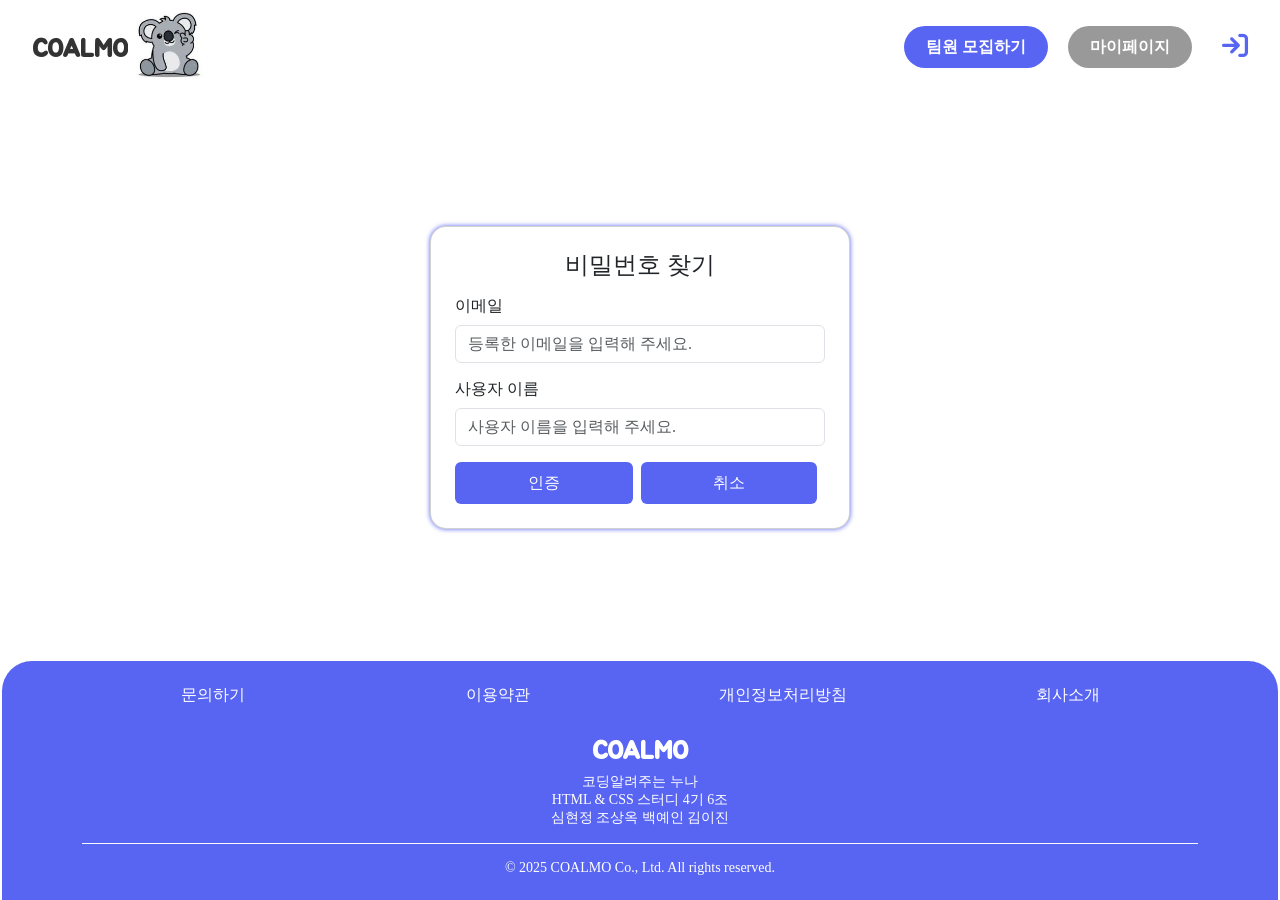
<file: password/index.html>
<!DOCTYPE html>
<html lang="ko">
  <head>
    <meta charset="UTF-8" />
    <meta name="viewport" content="width=device-width, initial-scale=1.0" />
    <!-- bootstap-link -->
    <link
      href="https://cdn.jsdelivr.net/npm/bootstrap@5.3.7/dist/css/bootstrap.min.css"
      rel="stylesheet"
      integrity="sha384-LN+7fdVzj6u52u30Kp6M/trliBMCMKTyK833zpbD+pXdCLuTusPj697FH4R/5mcr"
      crossorigin="anonymous"
    />
    <link
      rel="stylesheet"
      href="https://cdnjs.cloudflare.com/ajax/libs/font-awesome/6.0.0-beta3/css/all.min.css"
    />
    <link rel="stylesheet" href="../css/common.css" />
    <link rel="stylesheet" href="style.css" />
    <script src="../js/common.js"></script>
    <link rel="icon" href="../image/logo2.jpg" type="image/png" />
    <title>COALMO</title>
  </head>
  <body>
    <div class="wrap">
      <!-- nav 수정사항 layout 내 header 수정 후 복붙으로 수정 -->
      <header>
        <nav class="navbar">
          <div class="logo">
            <a href="../index.html" class="nav_brand">COALMO</a>
            <a href="../index.html" class="logo_img"
              ><img src="../image/logo.jpg"
            /></a>
          </div>
          <div class="nav_buttons">
            <button
              onclick="location.href='../group/index.html'"
              class="button_register"
              type="submit"
            >
              팀원 모집하기
            </button>
            <button
              onclick="location.href='../mypage/index.html'"
              class="button_mypage"
              type="submit"
            >
              마이페이지
            </button>
            <a href="../login/index.html" class="header_icon"
              ><i class="fa-solid fa-arrow-right-to-bracket"></i
            ></a>
            <a id="icon_menubar" href="#" class="header_icon_mb"
              ><i class="fa-solid fa-bars"></i
            ></a>
          </div>
        </nav>
        <div id="nav_mobile_menu" class="nav_mobile_menu">
          <a href="../mypage/index.html" class="nav_mobile_menu_link"
            >마이페이지</a
          >
          <a href="../group/index.html" class="nav_mobile_menu_link"
            >팀원 모집하기</a
          >
        </div>
      </header>

      <main
        class="main_container h-100 d-flex justify-content-center align-items-center my-5"
      >
        <div class="card rounded-4 p-4 login-card bg-white">
          <div class="text-center mb-3">
            <h4 class="mb-0">비밀번호 찾기</h4>
          </div>

          <div>
            <div class="mb-3">
              <label for="loginId" class="form-label">이메일</label>
              <div class="input-group">
                <input
                  type="text"
                  class="form-control"
                  id="loginId"
                  name="loginId"
                  placeholder="등록한 이메일을 입력해 주세요."
                  required
                />
              </div>
            </div>

            <div class="mb-3">
              <label for="loginPw" class="form-label">사용자 이름</label>
              <div class="input-group">
                <input
                  type="password"
                  class="form-control"
                  id="loginPw"
                  name="loginPw"
                  placeholder="사용자 이름을 입력해 주세요."
                  minlength="6"
                  required
                />
              </div>
            </div>

            <div class="d-flex w-100 justify-content-between">
              <button
                type="button"
                class="btn w-50 py-2"
                data-bs-toggle="modal"
                data-bs-target="#exampleModal"
              >
                인증
              </button>

              <a href="../login/index.html" class="mx-2 w-50">
                <button class="btn w-100 py-2">취소</button>
              </a>
            </div>
          </div>
        </div>

        <div
          class="modal fade"
          id="exampleModal"
          tabindex="-1"
          aria-labelledby="exampleModalLabel"
          aria-hidden="true"
        >
          <div class="modal-dialog">
            <div class="modal-content">
              <div class="modal-header">
                <h1 class="modal-title fs-5" id="exampleModalLabel">
                  비밀번호 재설정 메일을 보냈습니다.
                </h1>
                <button
                  type="button"
                  class="btn-close"
                  data-bs-dismiss="modal"
                  aria-label="Close"
                ></button>
              </div>
              <div class="modal-footer">
                <button
                  type="button"
                  class="btn btn-secondary"
                  data-bs-dismiss="modal"
                >
                  <a
                    class="text-decoration-none text-reset"
                    href="../login/index.html"
                    >확인</a
                  >
                </button>
              </div>
            </div>
          </div>
        </div>
      </main>

      <!-- footer 수정사항 layout 내 footer 수정 후 복붙으로 수정 -->
      <footer class="footer_container py-4 mt-auto">
        <div class="container">
          <div class="row footer_first_row">
            <div class="col-lg-3 col-md-6 col-sm-12">
              <a href="#" class="text-decoration-none">문의하기</a>
            </div>
            <div class="col-lg-3 col-md-6 col-sm-12">
              <a href="#" class="text-decoration-none">이용약관</a>
            </div>
            <div class="col-lg-3 col-md-6 col-sm-12">
              <a href="#" class="text-decoration-none">개인정보처리방침</a>
            </div>
            <div class="col-lg-3 col-md-6 col-sm-12">
              <a href="#" class="text-decoration-none">회사소개</a>
            </div>
          </div>
          <div class="footer_main">
            <a href="../index.html" class="footer_nav_brand">COALMO</a>
            <p class="footer_text">
              코딩알려주는 누나<br />
              HTML & CSS 스터디 4기 6조<br />
              심현정 조상옥 백예인 김이진
            </p>
            <div class="text-center pt-3 border-top border-light mt-3">
              © 2025 COALMO Co., Ltd. All rights reserved.
            </div>
          </div>
        </div>
      </footer>
    </div>

    <!-- bootstap-script -->
    <script
      src="https://cdn.jsdelivr.net/npm/bootstrap@5.3.7/dist/js/bootstrap.bundle.min.js"
      crossorigin="anonymous"
    ></script>
  </body>
</html>
</file>
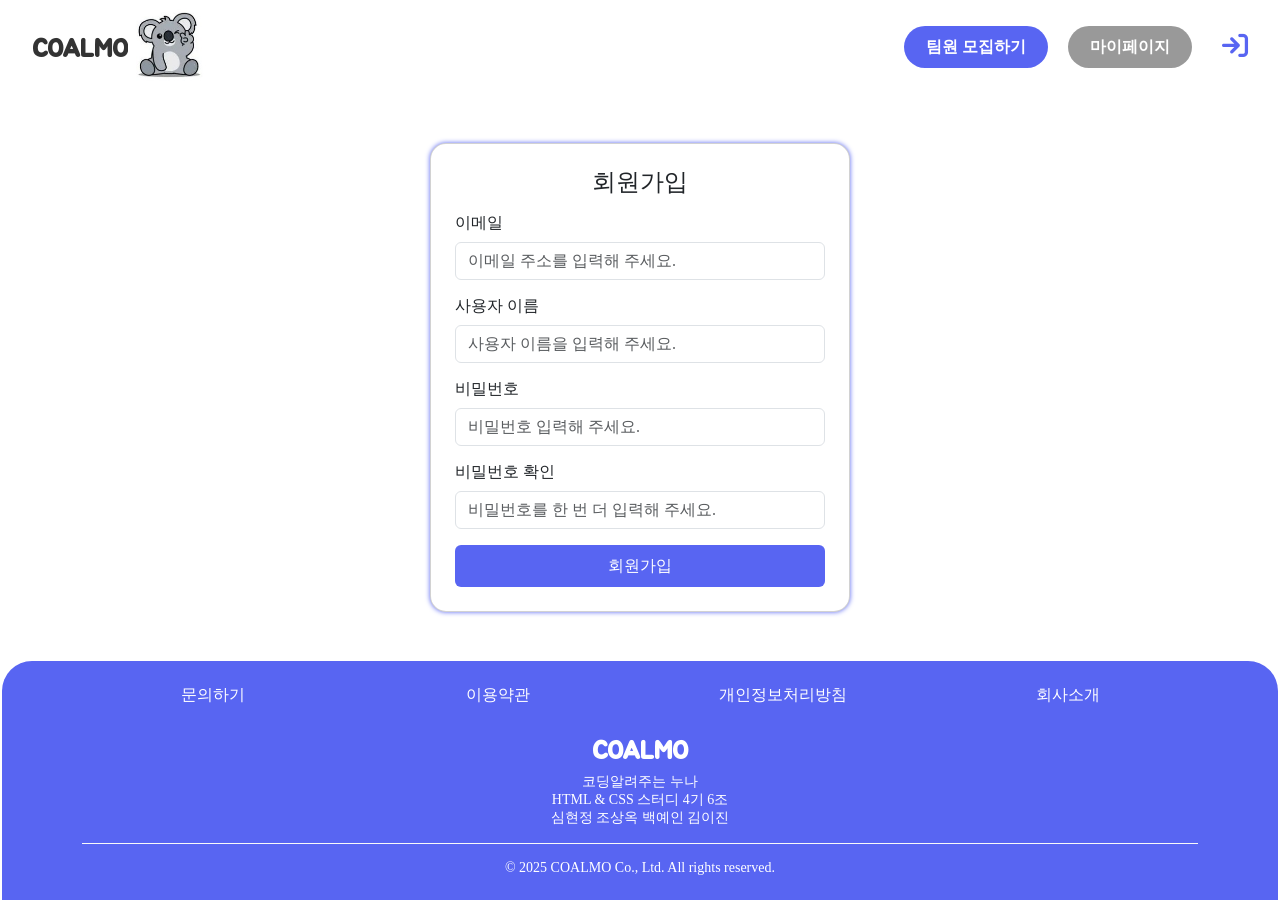
<file: register/index.html>
<!DOCTYPE html>
<html lang="ko">
  <head>
    <meta charset="UTF-8" />
    <meta name="viewport" content="width=device-width, initial-scale=1.0" />
    <!-- bootstap-link -->
    <link
      href="https://cdn.jsdelivr.net/npm/bootstrap@5.3.7/dist/css/bootstrap.min.css"
      rel="stylesheet"
      integrity="sha384-LN+7fdVzj6u52u30Kp6M/trliBMCMKTyK833zpbD+pXdCLuTusPj697FH4R/5mcr"
      crossorigin="anonymous"
    />
    <link
      rel="stylesheet"
      href="https://cdnjs.cloudflare.com/ajax/libs/font-awesome/6.0.0-beta3/css/all.min.css"
    />
    <link rel="stylesheet" href="../css/common.css" />
    <link rel="stylesheet" href="style.css" />
    <script src="../js/common.js"></script>
    <link rel="icon" href="../image/logo2.jpg" type="image/png" />
    <title>COALMO</title>
  </head>
  <body>
    <div class="wrap">
      <!-- nav 수정사항 layout 내 header 수정 후 복붙으로 수정 -->
      <header>
        <nav class="navbar">
          <div class="logo">
            <a href="../index.html" class="nav_brand">COALMO</a>
            <a href="../index.html" class="logo_img"
              ><img src="../image/logo.jpg"
            /></a>
          </div>
          <div class="nav_buttons">
            <button
              onclick="location.href='../group/index.html'"
              class="button_register"
              type="submit"
            >
              팀원 모집하기
            </button>
            <button
              onclick="location.href='../mypage/index.html'"
              class="button_mypage"
              type="submit"
            >
              마이페이지
            </button>
            <a href="../login/index.html" class="header_icon"
              ><i class="fa-solid fa-arrow-right-to-bracket"></i
            ></a>
            <a id="icon_menubar" href="#" class="header_icon_mb"
              ><i class="fa-solid fa-bars"></i
            ></a>
          </div>
        </nav>
        <div id="nav_mobile_menu" class="nav_mobile_menu">
          <a href="../mypage/index.html" class="nav_mobile_menu_link"
            >마이페이지</a
          >
          <a href="../group/index.html" class="nav_mobile_menu_link"
            >팀원 모집하기</a
          >
        </div>
      </header>

      <main
        class="main_container h-100 d-flex justify-content-center align-items-center my-5"
      >
        <div class="card rounded-4 p-4 login-card bg-white">
          <div class="text-center mb-3">
            <h4 class="mb-0">회원가입</h4>
          </div>

          <div>
            <div class="mb-3">
              <label for="loginId" class="form-label">이메일</label>
              <div class="input-group">
                <input
                  type="email"
                  class="form-control"
                  id="loginId"
                  name="loginId"
                  placeholder="이메일 주소를 입력해 주세요."
                  required
                />
              </div>
            </div>
            <div class="mb-3">
              <label for="loginId" class="form-label">사용자 이름</label>
              <div class="input-group">
                <input
                  type="text"
                  class="form-control"
                  id="loginId"
                  name="loginId"
                  placeholder="사용자 이름을 입력해 주세요."
                  required
                />
              </div>
            </div>

            <div class="mb-3">
              <label for="loginPw" class="form-label">비밀번호</label>
              <div class="input-group">
                <input
                  type="password"
                  class="form-control"
                  id="loginPw"
                  name="loginPw"
                  placeholder="비밀번호 입력해 주세요."
                  minlength="6"
                  required
                />
              </div>
            </div>
            <div class="mb-3">
              <label for="loginPw" class="form-label">비밀번호 확인</label>
              <div class="input-group">
                <input
                  type="password"
                  class="form-control"
                  id="loginPw"
                  name="loginPw"
                  placeholder="비밀번호를 한 번 더 입력해 주세요."
                  minlength="6"
                  required
                />
              </div>
            </div>
            <button
              type="button"
              class="btn w-100 py-2"
              data-bs-toggle="modal"
              data-bs-target="#exampleModal"
            >
              회원가입
            </button>
          </div>
        </div>

        <div
          class="modal fade"
          id="exampleModal"
          tabindex="-1"
          aria-labelledby="exampleModalLabel"
          aria-hidden="true"
        >
          <div class="modal-dialog">
            <div class="modal-content">
              <div class="modal-header">
                <h1 class="modal-title fs-5" id="exampleModalLabel">
                  회원가입을 환영합니다!
                </h1>
                <button
                  type="button"
                  class="btn-close"
                  data-bs-dismiss="modal"
                  aria-label="Close"
                ></button>
              </div>
              <div class="modal-footer">
                <button
                  type="button"
                  class="btn btn-secondary"
                  data-bs-dismiss="modal"
                >
                  <a
                    class="text-decoration-none text-reset"
                    href="../login/index.html"
                    >확인</a
                  >
                </button>
              </div>
            </div>
          </div>
        </div>
      </main>

      <!-- footer 수정사항 layout 내 footer 수정 후 복붙으로 수정 -->
      <footer class="footer_container py-4 mt-auto">
        <div class="container">
          <div class="row footer_first_row">
            <div class="col-lg-3 col-md-6 col-sm-12">
              <a href="#" class="text-decoration-none">문의하기</a>
            </div>
            <div class="col-lg-3 col-md-6 col-sm-12">
              <a href="#" class="text-decoration-none">이용약관</a>
            </div>
            <div class="col-lg-3 col-md-6 col-sm-12">
              <a href="#" class="text-decoration-none">개인정보처리방침</a>
            </div>
            <div class="col-lg-3 col-md-6 col-sm-12">
              <a href="#" class="text-decoration-none">회사소개</a>
            </div>
          </div>
          <div class="footer_main">
            <a href="../index.html" class="footer_nav_brand">COALMO</a>
            <p class="footer_text">
              코딩알려주는 누나<br />
              HTML & CSS 스터디 4기 6조<br />
              심현정 조상옥 백예인 김이진
            </p>
            <div class="text-center pt-3 border-top border-light mt-3">
              © 2025 COALMO Co., Ltd. All rights reserved.
            </div>
          </div>
        </div>
      </footer>
    </div>

    <!-- bootstap-script -->
    <script
      src="https://cdn.jsdelivr.net/npm/bootstrap@5.3.7/dist/js/bootstrap.bundle.min.js"
      crossorigin="anonymous"
    ></script>
  </body>
</html>
</file>
<file: css/common.css>
@font-face {
  font-family: "BMJUA";
  src: url("../fonts/BMJUA_ttf.ttf") format("truetype");
  font-style: normal;
  font-display: swap;
}
@font-face {
  font-family: "Pretendard";
  src: url("https://fastly.jsdelivr.net/gh/Project-Noonnu/noonfonts_2107@1.1/Pretendard-Regular.woff")
    format("woff");
  font-style: normal;
}

:root {
  /* Layout */
  --max-width: 1276px;

  /* Font */
  --main-font: "Pretendard";
  --logo-font: "BMJUA";

  /* Font Sizes */
  --font-2xl: 1.625rem; /* 가장 큰 텍스트 (배너, 강조 문구 등) */
  --font-xl: 1.125rem; /* 제목용 */
  --font-lg: 1rem; /* 본문 기본 */
  --font-md: 0.875rem; /* 카드 내용 */
  --font-sm: 0.6875rem; /* 카드 내 태그, 칩 */

  /* color */
  --primary-color: #5865f2;
  --primary-hover: #3544e9;
  --gray-color: #999;
  --gray-disabled: #99999923;
  --border-color: #949cf7;
}

*,
body,
html {
  margin: 0;
  padding: 0;
  box-sizing: border-box;
}
html, body {
  height: 100%;
}
body {
  display: flex;
  justify-content: center;
  font: var(--main-font);
}
.wrap {
  width: var(--max-width) !important;
  min-height: 100vh;        /* 화면 높이만큼 최소 높이 */
  display: flex;            /* 세로 플렉스 컨테이너 */
  flex-direction: column;
}

/* navbar area */
nav {
  display: flex;
  justify-content: space-between;
  align-items: center;
  padding: 0px 20px;
  margin: 0 10px;
}

button {
  border: none;
}
.logo {
  display: flex;
  align-items: center;
}
.logo_img > img {
  width: 80px;
  height: auto;
}
.nav_brand {
  font-family: var(--logo-font);
  font-weight: 700;
  color: #333;
  font-size: var(--font-2xl);
  cursor: pointer;
  text-decoration: none;
  justify-items: center;
  margin-left: 20px;
}
.nav_buttons {
  display: flex;
  align-items: center;
  gap: 20px;
  margin-right: 10px;
}
.button_register {
  color: white;
  background-color: var(--primary-color);
  font-size: var(--font-lg);
  font-weight: 700;
  padding: 8px 22px;
  border-radius: 36px;
  height: 42px;
}
.button_mypage {
  background-color: var(--gray-color);
  color: white;
  font-size: var(--font-lg);
  font-weight: 700;
  padding: 8px 22px;
  border-radius: 36px;
  height: 42px;
  display: flex;
  justify-content: center;
  align-items: center;
}
.header_icon {
  text-decoration: none;
  color: #333;
  font-size: var(--font-2xl);
  margin: 0 10px;
}
.header_icon_mb {
  display: none;
  text-decoration: none;
  color: #333;
  font-size: var(--font-2xl);
}
.nav_mobile_menu {
  display: none;
  width: 100%;
  background-color: var(--primary-color);
  color: white;
}

.nav_mobile_menu.is-open {
  display: block;
}

.nav_mobile_menu .nav_mobile_menu_link {
  display: block;
  text-decoration: none;
  font-size: var(--font-lg);
  color: white;
  text-align: center;
  padding: 10px;
  border-bottom: 1px solid rgba(255, 255, 255, 0.2);
}

/* Footer */
.footer_container {
  background-color: var(--primary-color);
  color: white;
  width: 100%;
  max-width: 2000px;
  border-top-left-radius: 30px;
  border-top-right-radius: 30px;
  border-color: var(--primary-color);
  background-color: var(--primary-color);
}

.footer_first_row a {
  color: white;
}
.footer_first_row {
  text-align: center;
  margin-bottom: 30px;
}
.footer_text, .footer_main {
  text-align: center;
  font-size: var(--font-md);
  margin-top: 10px;
}
.footer_nav_brand {
  font-family: var(--logo-font);
  font-weight: 700;
  color: white;
  font-size: var(--font-2xl);
  cursor: pointer;
  text-decoration: none;
  justify-items: center;
}

@media screen and (max-width: 48rem) {
  .header_icon_mb {
    display: block;
  }
  .nav_buttons button {
    display: none;
  }
  .logo > img {
    width: 50px;
    height: auto;
  }
  .nav_brand {
    margin-left: 10px;
  }
  footer {
    border-radius: 0px;
  }
  .footer_container {
    border-top-left-radius: 0px;
    border-top-right-radius: 0px;
  }
}

@media (min-width: 1276px) {
  .nav_mobile_menu {
    display: none !important;
  }
}
</file>
<file: css/main.css>
/* 
1. **박스 모델**: `display`, `width`, `height`, `margin`, `padding`
2. **텍스트**: `font-size`, `line-height`, `color`, `text-align`
3. **스타일**: `background`, `border`, `box-shadow`, `transition`
4. **기타**: `cursor`, `z-index`, `position` 등
*/

/* main area */
a {
  text-decoration: none;
}
i {
  background-color: white;
  padding: 10px 0px 5px;
}
p {
  margin: 0;
}

/* 소개 */
.present {
  display: flex;
  justify-content: space-between;
  text-align: center;
  max-width: 60%;
  border: 0.6rem outset var(--primary-hover);
  border-radius: 50px;
  padding: 10px 20px;
  font-family: bmjua;
  font-size: var(--font-xl);
  line-height: 30px;
}
.present_logo {
  max-width: auto;
}
.present_contents {
  max-width: auto;
}
.font1 {
  font-size: var(--font-2xl);
  font-weight: bolder;
  margin: 20px;
  padding: 0;
}
.font2 {
  font-size: var(--font-2xl);
  font-weight: bolder;
  margin: 40px;
  padding: 0;
  color: var(--primary-color);
}


/* 중간 코알라 */
.term {
  display: flex;
  justify-content: center;
}

/* 구획 */
.block {
  padding-top: 30px;
  padding-bottom: 50px;
  font-size: var(--font-2xl);
}
.title {
  display: flex;
  justify-content: center;
  font-family: BMJUA;
}
.nav_title h2 {
  display: flex;
  justify-content: center;
  color: #000;
  font-size: var(--font-2xl);
  font-style: normal;
  font-weight: 700;
  cursor: pointer;
  margin: 30px;
}
.nav_title h3 {
  display: flex;
  justify-content: center;
  color: #000;
  font-size: var(--font-xl);
  font-style: normal;
  font-weight: 700;
  cursor: pointer;
  margin: 30px 0 15px 0;
}
.category {
  display: flex;
  justify-content: center;
  font-size: var(--font-xl);
  gap: 30px;
}

/* card area */
.contents {
  display: flex;
  flex-direction: column;
  justify-content: center;
}
.cards {
  gap: 20px;
  display: flex;
  justify-content: center;
}
.card {
  color: #000;
  width: 340px;
  border-radius: 28px;
  border: 2px solid var(--border-color);
  background: #fff;
  cursor: pointer;
}
.box_button {
  display: flex;
  justify-content: space-between;
  margin-top: 8px;
}
.box_alert {
  border-radius: 20px;
  padding: 2px 8px;
  height: 20px;
  color: #ea726f;
  border: 1px solid #ea726f;
  font-weight: 600;
  font-size: var(--font-sm);
  align-content: center;
}
.box_category {
  border-radius: 20px;
  padding: 2px 8px;
  height: 20px;
  background: #efefef;
  color: #656565;
  font-weight: 600;
  font-size: var(--font-sm);
  align-content: center;
}
.box_contents {
  height: 40px;
  margin: 0;
  color: #000;
  font-size: var(--font-md);
  font-weight: 600;
  letter-spacing: -0.05rem;
  margin-top: 10px;
}
.d_day {
  color: #999;
  margin: 10px 0px;
  font-size: 14px;
  font-weight: 600;
}
.box_count {
  color: #4e4e4e;
  font-size: var(--font-sm);
  font-weight: 500;
  margin: 15px 0px 8px;
  text-align: end;
}

/* 반응형_모바일 */
@media screen and (max-width: 48rem) {
  .present {
    display: flex;
    flex-direction: column;
  }
  .present_logo {
    margin: auto;
  }
  .menu {
    display: flex;
    flex-direction: row;
    justify-content: center;
    align-items: center;
    align-content: center;
    gap: 50px;
  }
  .title h2{
    margin: 0px;
  }
  i {
    align-content: center;
  }
  .total .row {
    min-height: 100px;
    flex-wrap: wrap;
  }
}
</file>
<file: group/style.css>
.group_title {
  display: flex;
  align-items: center;
  border-bottom: 3px solid var(--gray-disabled);
  padding-bottom: 10px;
}

.group_title :first-child {
  width: 2rem;
  height: 2rem;
  display: flex;
  align-items: center;
  justify-content: center;
  border-radius: 50%;
  background-color: var(--primary-color);
  color: white;
  margin: 0 10px;
}
.group_title h4 {
  margin: 0;
  padding: 0;
  text-align: center;
  display: flex;
  align-items: center;
}

.input_title {
  margin-bottom: 10px;
}

.input_title {
  font-size: var(--font-xl);
}
.form-control:focus,
.form-select:focus {
  box-shadow: 0 0 10px var(--primary-color);
}
.btn-toolbar {
  background-color: var(--gray-disabled);
  border: 2px solid var(--gray-disabled);
  border-bottom: none;
  border-radius: 10px 10px 0 0;
}
.textarea_box {
  height: 200px;
  border: 2px solid var(--gray-disabled);
  border-top: none;
  border-radius: 0 0 10px 10px;
}
.btn_box button {
  background-color: var(--primary-color);
}

.btn_box button:hover {
  background-color: var(--primary-hover);
}
</file>
<file: login/style.css>
.card {
  box-shadow: 0 0 5px var(--primary-color);
}
.fa-solid,
i {
  color: var(--primary-color);
}
.form-control:focus,
.form-check-input:focus {
  border-color: var(--brand);
  box-shadow: 0 0 0 0.2rem rgba(59, 74, 238, 0.25);
}
.login-card {
  max-width: 420px;
  width: 100%;
}
.btn {
  background-color: var(--primary-color);
  color: white;
}
.btn:hover {
  background-color: var(--primary-hover);
  color: white;
}
.btn:active {
  background-color: var(--primary-hover) !important;
  color: white !important;
}
</file>
<file: mypage/style.css>
.main_conteiner{
    max-width: var(--max-width);
    margin: 0 auto;
    padding: 24px 100px 50px;
}
@media (max-width: 720px) {
  .main_conteiner{
    max-width: var(--max-width);
    margin: 0 auto;
    padding: 24px 30px 50px;
  }
}

/* 카드 공통 */
.card, .profile-card {
  background: white;
  border: 2px solid var(--border-color);
  border-radius: 12px;
  padding: 20px;
  margin-bottom: 20px;
  box-shadow: 0 1px 2px rgba(0,0,0,.03);
}

/* 섹션 타이틀 */
.section-title {
  font-size: var(--font-xl);
  margin: 0 0 12px;
}

.sub-title {
  font-size: var(--font-lg);
  margin: 16px 0 8px;
}

/* 프로필 영역 */
.profile-card {
  display: grid;
  gap: 16px;
}

.avatar-wrap {
  display: grid;
  justify-items: center;
  gap: 8px;
}

.avatar {
  width: 160px;
  height: 160px;
  border-radius: 50%;
  object-fit: cover;
  border: 2px solid var(--border-color);
}

.avatar-btn {
  display: inline-block;
  font-size: var(--font-md);
  color: #fff;
  background: var(--primary-color);
  padding: 8px 12px;
  border-radius: 999px;
  cursor: pointer;
}

.profile-basic .field {
  display: grid;
  gap: 6px;
  margin-bottom: 12px;
}

.profile-basic label {
  font-size: var(--font-md);
}

.profile-basic input,
textarea,
.link-row input,
.skill-name,
.career-period,
.career-title,
.career-desc,
.form-select {
  font-size: var(--font-lg);
  padding: 10px 12px;
  border: 1px solid var(--gray-color);
  border-radius: 8px;
  outline: none;
}

.profile-basic input:focus,
textarea:focus,
.link-row input:focus,
.skill-name:focus,
.career-period:focus,
.career-title:focus,
.career-desc:focus,
.form-select:focus {
  border-color: var(--primary-color);
  box-shadow: 0 0 0 3px rgba(88, 101, 242, 0.12);
}

.grid-2 {
  display: grid;
  grid-template-columns: 1fr 1fr;
  gap: 12px;
}

@media (max-width: 720px) {
  .grid-2 {
    grid-template-columns: 1fr;
  }
}

.input-with-unit {
  display: flex;
  align-items: center;
}

.input-with-unit .form-control {
  width: 200px;
  margin-right: 8px;
}

.input-with-unit .unit {
  font-size: var(--font-lg);
  color: #333;
}

/* 관심분야 */
.chip {
  color: var(--gray-color);
  font-size: var(--font-md);
  margin: 0 0 8px;
}

.chip-list {
  display: flex;
  flex-wrap: wrap;
  gap: 8px;
}

.chip {
  padding: 8px 12px;
  border: 1px solid var(--gray-color);
  border-radius: 999px;
  font-size: var(--font-md);
  cursor: pointer;
  display: inline-block;
  margin: 0 8px 8px 0;
}

input[type="checkbox"]:checked + .chip {
  background: rgba(88,101,242,0.08);
  border-color: var(--primary-color);
  color: var(--primary-color);
}

/* 스킬 */
.skill-row {
  display: grid;
  grid-template-columns: 1fr auto auto auto auto;
  gap: 8px;
  align-items: center;
  margin-bottom: 8px;
}

@media (max-width: 720px) {
  .skill-row {
    grid-template-columns: repeat(3, 1fr);
    grid-template-areas:
      "name name name"
      "high mid low"
      "btn btn btn";
  }

  .skill-row > :nth-child(1) { grid-area: name; }
  .skill-row > :nth-child(2) { grid-area: high; }
  .skill-row > :nth-child(3) { grid-area: mid; }
  .skill-row > :nth-child(4) { grid-area: low; }
  .skill-row > :nth-child(5) { grid-area: btn; }

  .skill-row .form-check {
    display: flex;
    align-items: center;
    justify-content: center;
    margin-right: 0;
  }
}

.skill-name {
  width: 100%;
}

.skill-level label {
  margin-right: 8px;
  font-size: var(--font-md);
}

.btn {
  font-size: var(--font-md);
  padding: 8px 12px;
  border-radius: 8px;
  border: 1px solid var(--primary-color);
  background: rgba(88,101,242,0.08);;
  cursor: pointer;
}
.btn:hover {
  border: 1px solid var(--primary-color);
}

.btn.primary {
  background: var(--primary-color);
  color: #fff;
  border-color: var(--primary-color);
}

.link-row {
  margin-top: 8px;
}

/* 경력 */
.career-item {
  display: grid;
  gap: 8px;
  padding: 12px;
  border: 1px dashed #e5e5e5;
  border-radius: 8px;
  margin-bottom: 8px;
}

.career-period-row {
  display: grid;
  grid-template-columns: auto 1fr auto 1fr;
  grid-template-areas: "label from tilde to";
  align-items: center;
  gap: 8px;
}

.career-period-row > .year-input:nth-of-type(1) { grid-area: from; }
.career-period-row > .year-input:nth-of-type(2) { grid-area: to; }
.tilde { grid-area: tilde; color: var(--gray-color); }

.field-label { 
  font-size: var(--font-md); 
  color: #333; 
}
.career-period-row .field-label {
  grid-area: label;
}
.year-input { 
  font-size: var(--font-lg);
  padding: 10px 12px;
  border: 1px solid var(--gray-color);
  border-radius: 8px;
  outline: none;
  width: 100%;
}

.career-company-row {
  display: grid;
  grid-template-columns: auto 1fr;
  align-items: center;
  gap: 8px;
}
.career-brief {
  font-size: var(--font-lg);
  padding: 10px 12px;
  border: 1px solid var(--gray-color);
  border-radius: 8px;
  outline: none;
  width: 100%;
}

.career-desc {
  font-size: var(--font-lg);
  padding: 10px 12px;
  border: 1px solid var(--gray-color);
  border-radius: 8px;
  outline: none;
  resize: vertical;
}
.year-input:focus,
.career-brief:focus,
.career-desc:focus {
  border-color: var(--primary-color);
  box-shadow: 0 0 0 3px rgba(88, 101, 242, 0.12);
}

@media (max-width: 720px) {
  .career-period-row {
    grid-template-columns: 1fr auto 1fr;
    grid-template-areas:
      "label label label"
      "from  tilde to";
  }
  .tilde { justify-self: center; }

  .career-company-row {
    grid-template-columns: auto 1fr;
  }
}

/* 포트폴리오 */
.link-row {
  display: grid;
  grid-template-columns: 1fr auto;
  gap: 8px;
  align-items: center;
  margin-bottom: 8px;
}
.btn-row {
  display: grid;
  grid-template-columns: 1fr;
}

.file-list {
  list-style: none;
  padding-left: 0;
  display: grid;
  gap: 8px;
}

.file-list li {
  display: flex;
  align-items: center;
  gap: 8px;
  font-size: var(--font-md);
}

.file-list a {
  text-decoration: underline;
  color: var(--border-color);
}

.form-control {
  border: 1px solid var(--gray-color);
}

/* 자기소개 */
.aboutMe {
  width: 100%;
  resize: vertical;
}

.save-area {
  display: flex;
  align-items: center;
  gap: 12px;
  justify-content: flex-end;
}

@media (max-width: 720px) {
  .save-area {
    justify-content: center;
  }
  .save-area .btn {
    width: 100%;
    display: block;
  }
}
</file>
<file: password/style.css>
.card {
  box-shadow: 0 0 5px var(--primary-color);
}

.fa-solid,
i {
  color: var(--primary-color);
}

.form-control:focus,
.form-check-input:focus {
  border-color: var(--brand);
  box-shadow: 0 0 0 0.2rem rgba(59, 74, 238, 0.25);
}
.login-card {
  max-width: 420px;
  width: 100%;
}
.btn {
  background-color: var(--primary-color);
  color: white;
}
.btn:hover {
  background-color: var(--primary-hover);
  color: white;
}
.btn:active {
  background-color: var(--primary-hover) !important;
  color: white !important;
}
</file>
<file: register/style.css>
.card {
  box-shadow: 0 0 5px var(--primary-color);
}

.fa-solid,
i {
  color: var(--primary-color);
}

.form-control:focus,
.form-check-input:focus {
  border-color: var(--brand);
  box-shadow: 0 0 0 0.2rem rgba(59, 74, 238, 0.25);
}
.login-card {
  max-width: 420px;
  width: 100%;
}
.btn {
  background-color: var(--primary-color);
  color: white;
}
.btn:hover {
  background-color: var(--primary-hover);
  color: white;
}
.btn:active {
  background-color: var(--primary-hover) !important;
  color: white !important;
}
</file>
